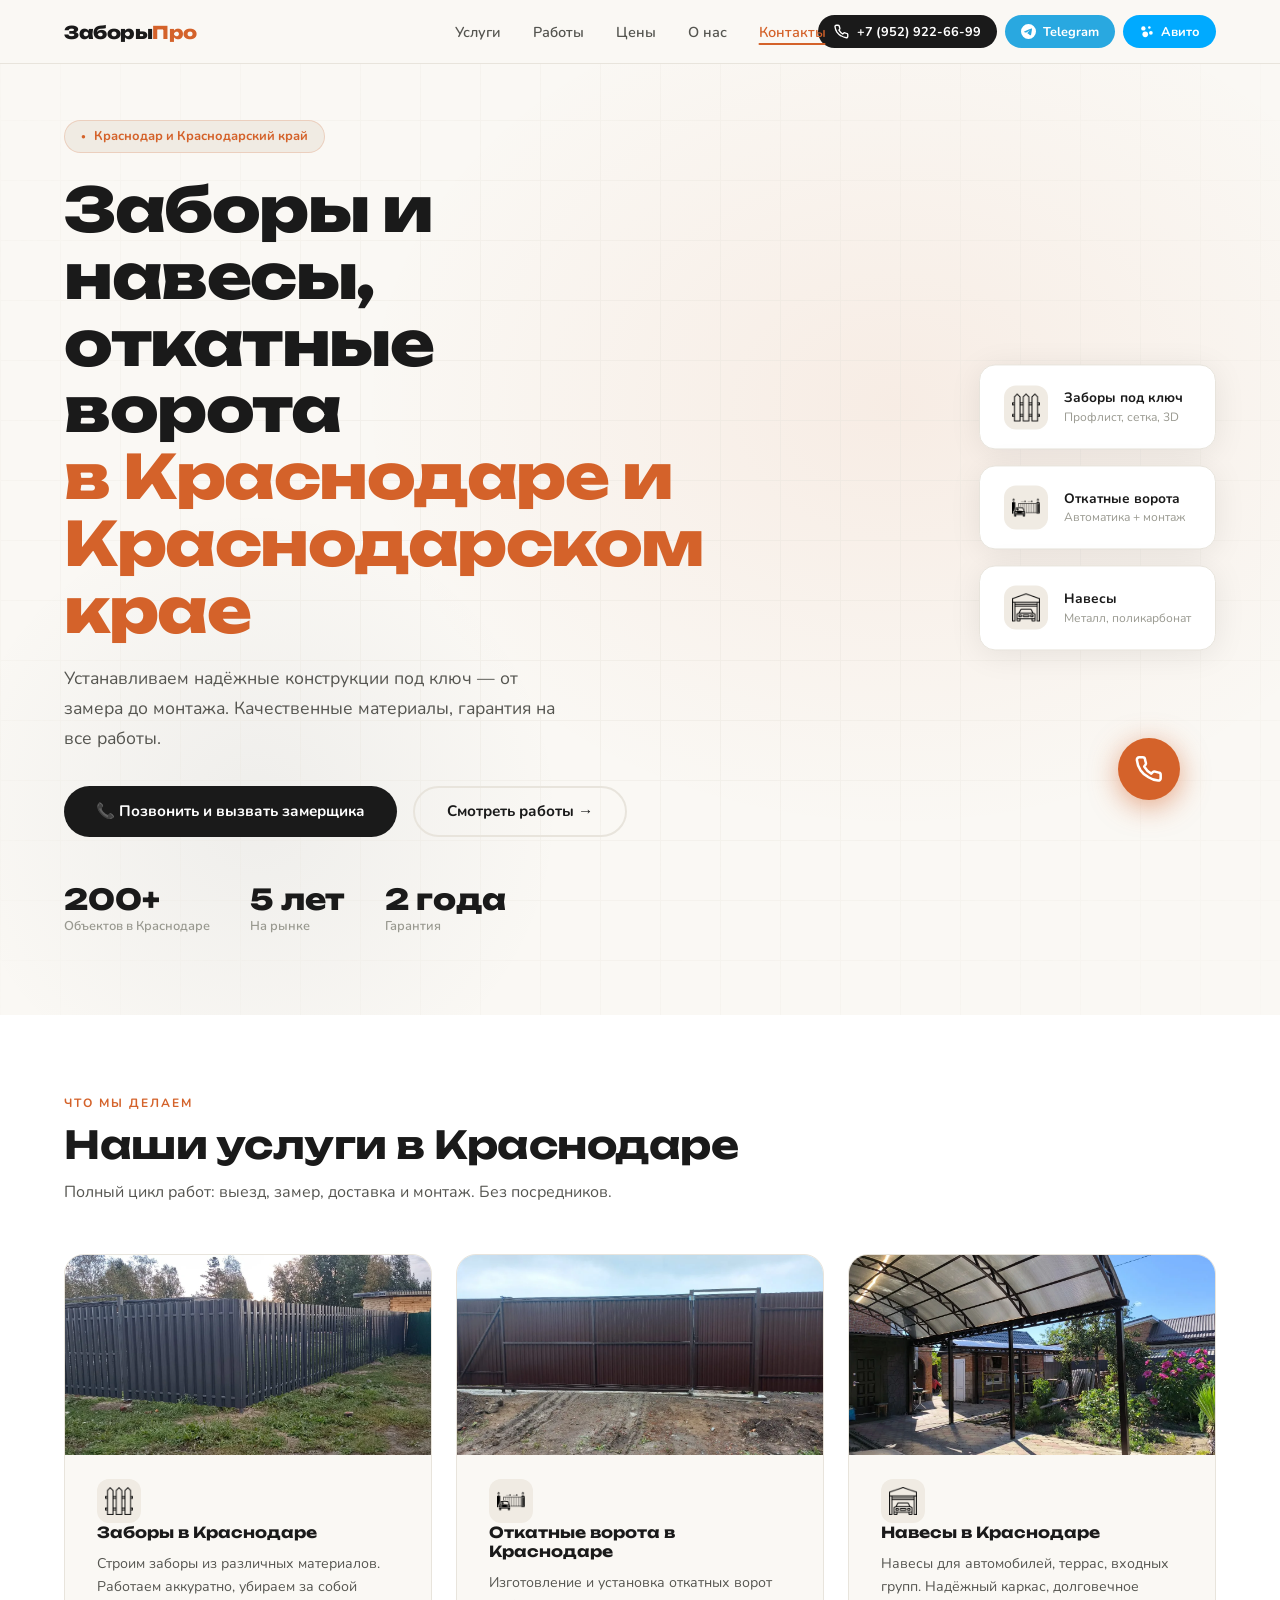
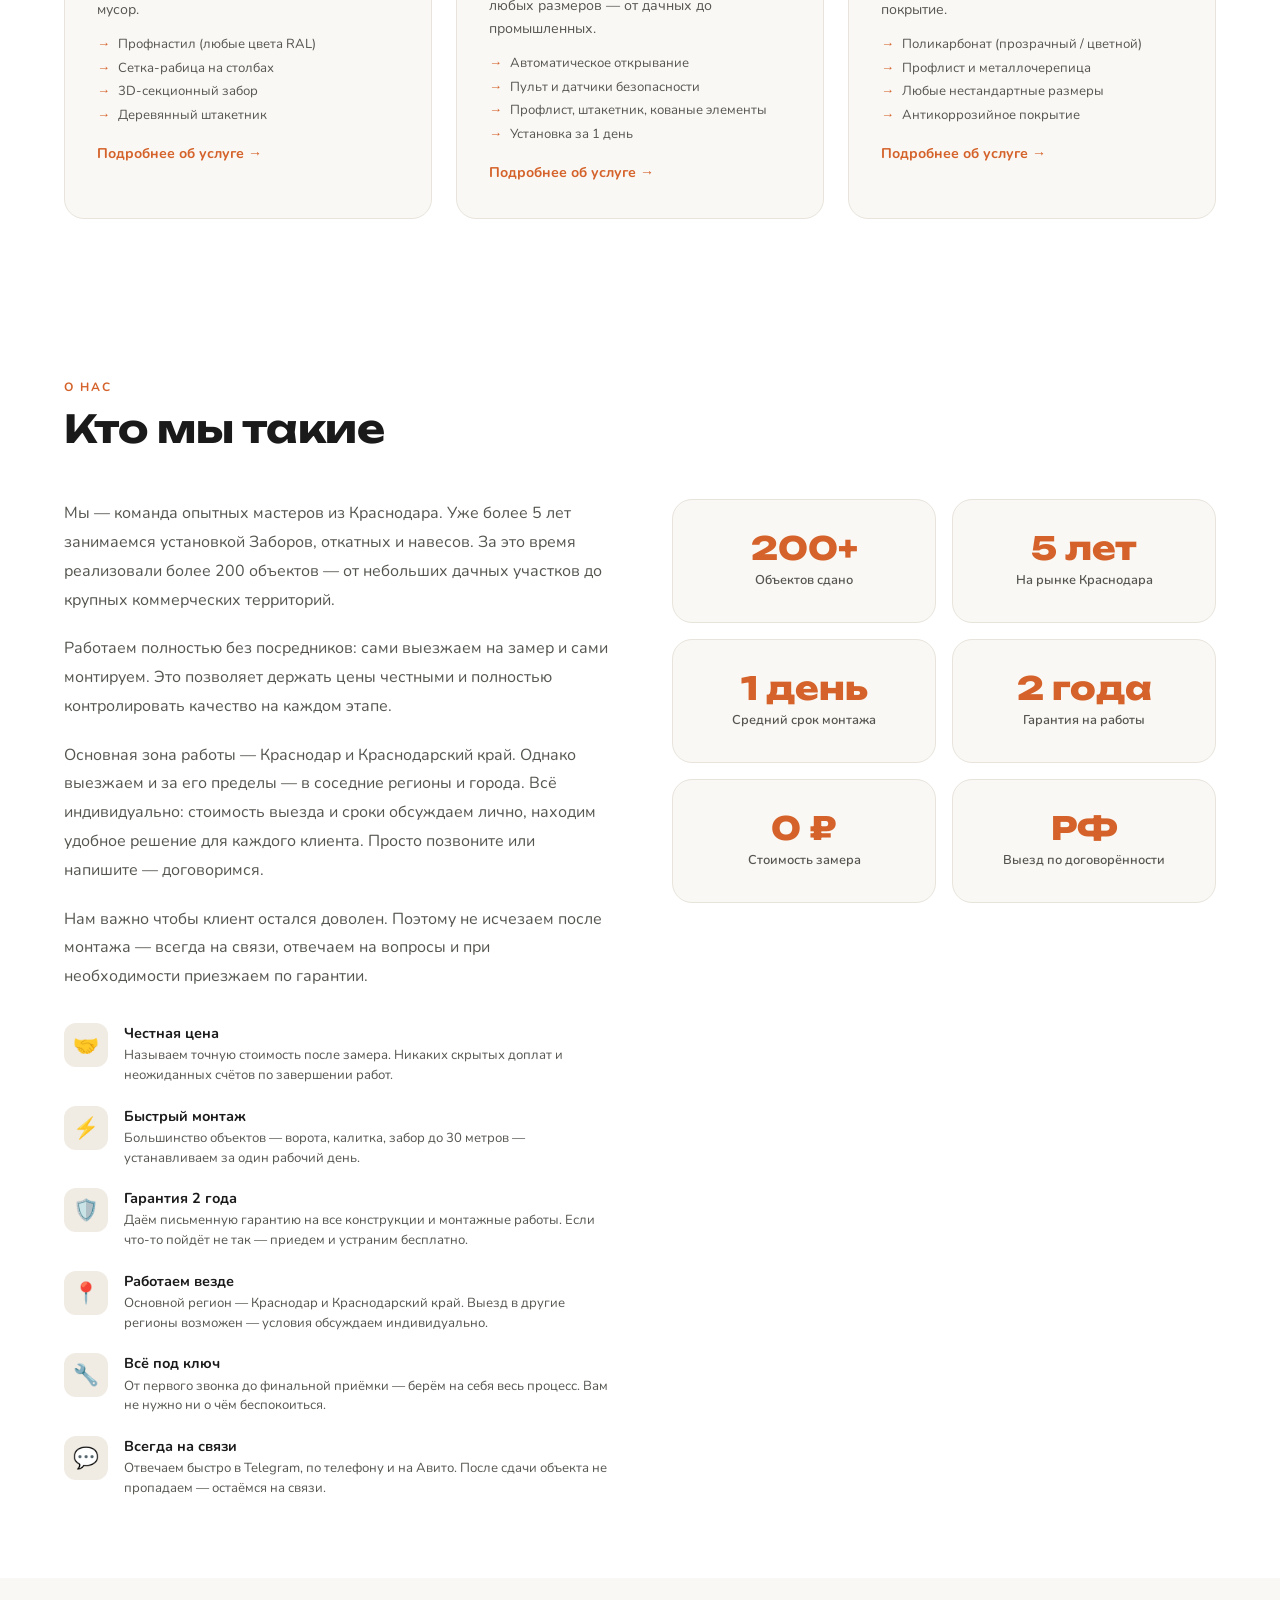
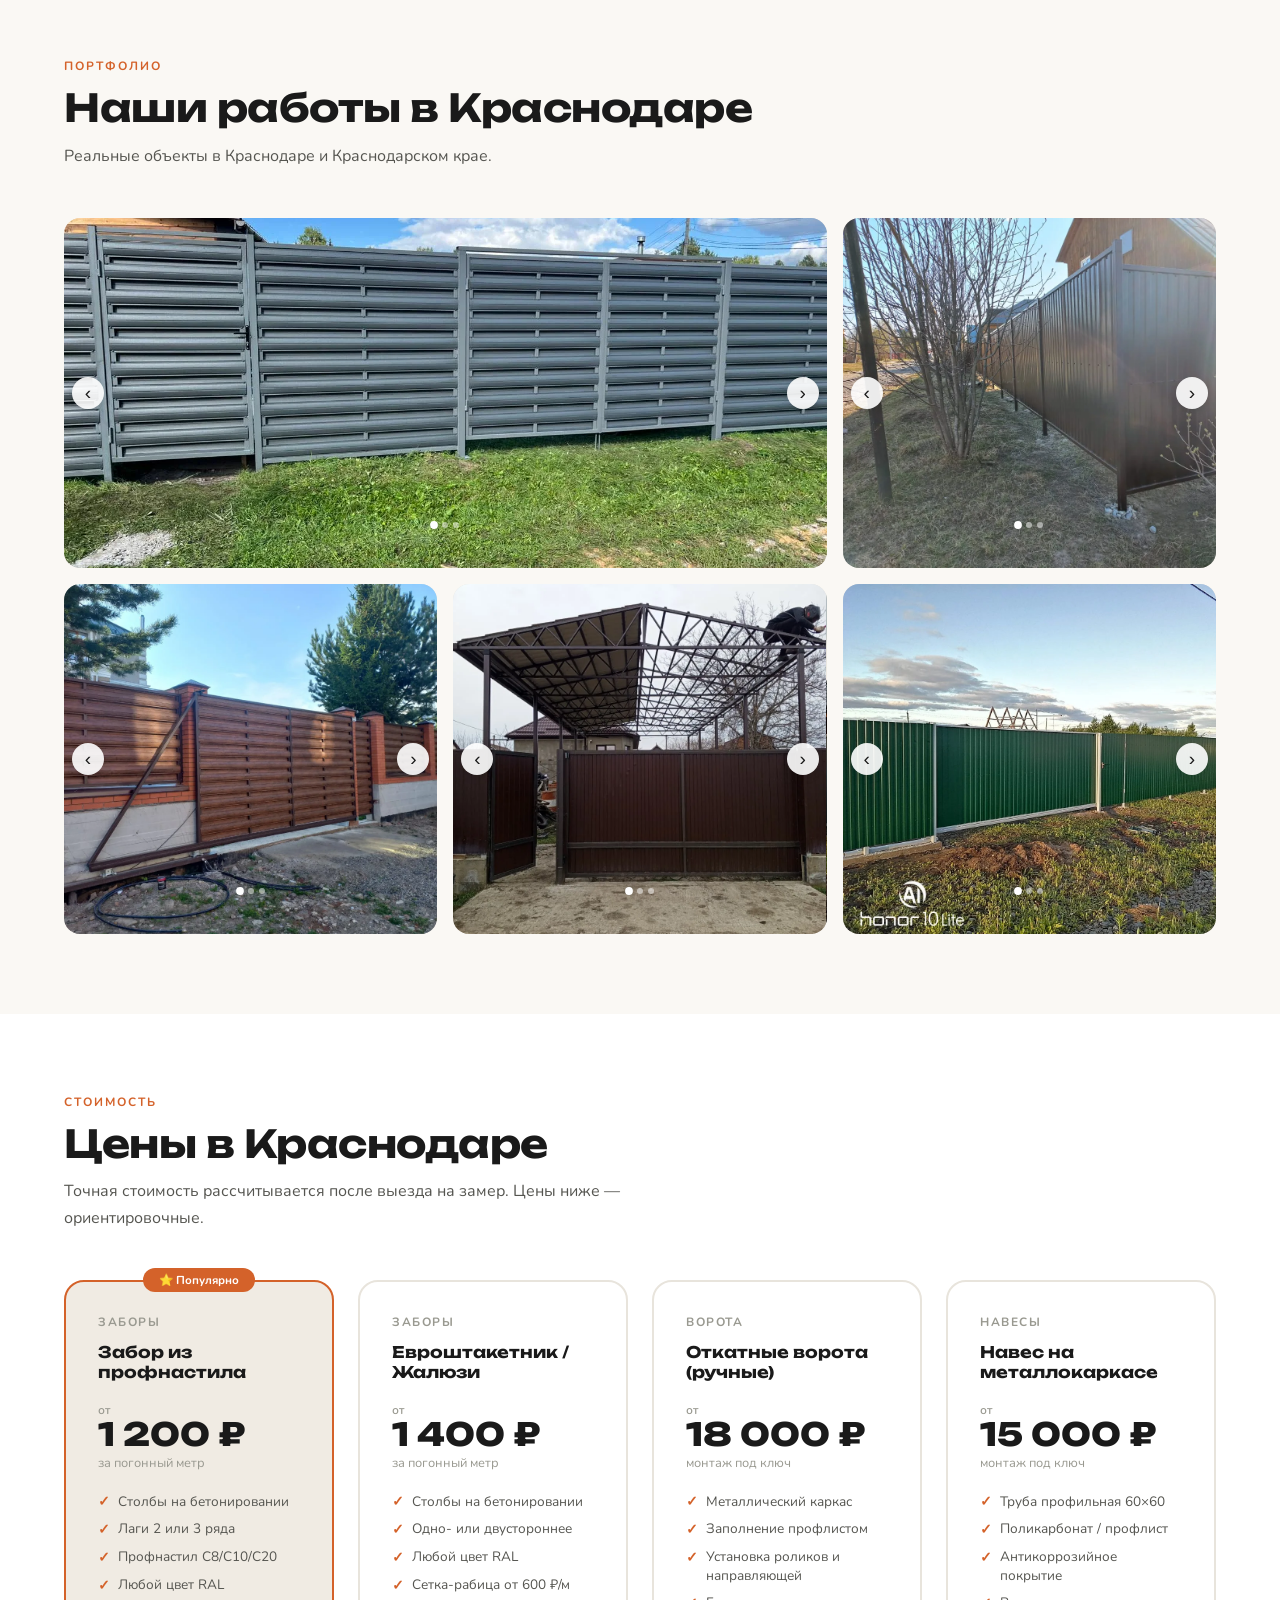
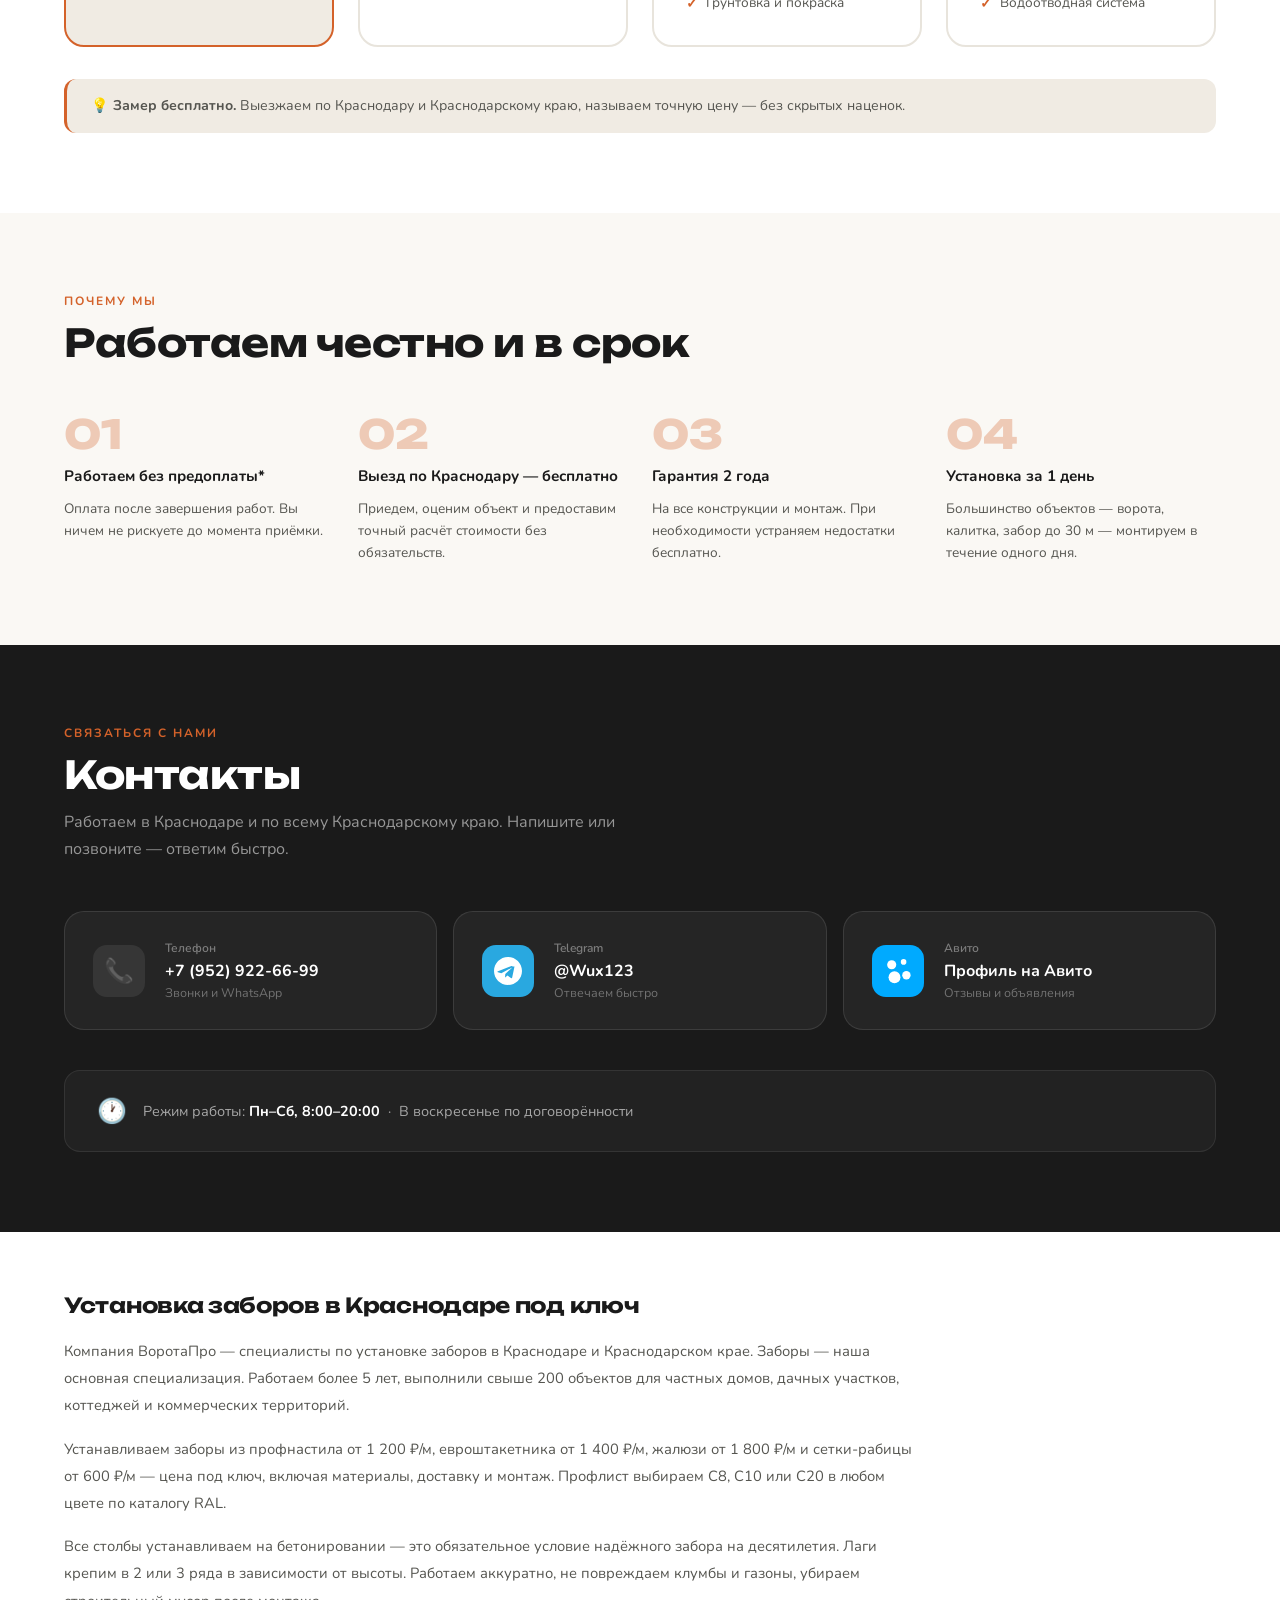
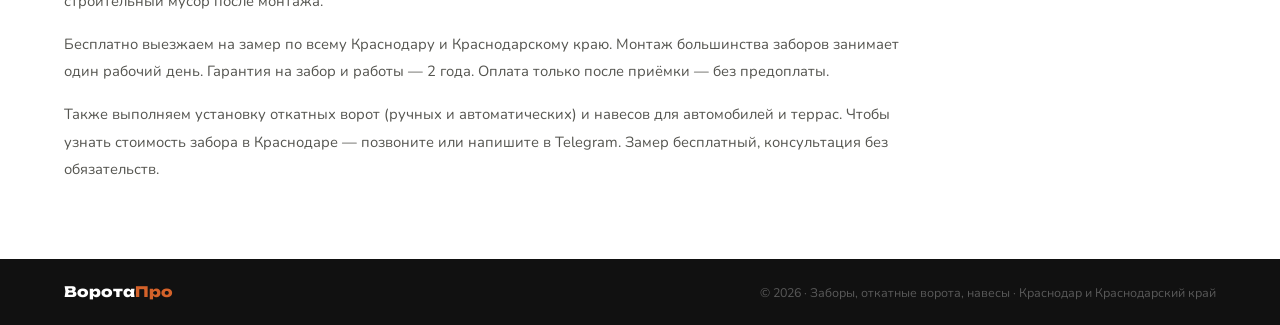
<file: index.html>
<!DOCTYPE html>
<html lang="ru">
<head>
  <meta charset="UTF-8" />
  <meta name="viewport" content="width=device-width, initial-scale=1.0"/>

  <!-- ===== SEO PRIMARY ===== -->
  <title>Заборы Краснодар — установка под ключ от 600 ₽/м | ВоротаПро</title>
  <meta name="description" content="Установка заборов в Краснодаре под ключ. Профнастил от 1 200 ₽/м, евроштакетник, жалюзи, сетка-рабица. Монтаж за 1 день, гарантия 2 года, бесплатный замер. Также ворота и навесы. Звоните: +7 (952) 922-66-99"/>
  <meta name="keywords" content="заборы Краснодар, забор из профнастила Краснодар, евроштакетник Краснодар, забор жалюзи Краснодар, установка забора Краснодар, забор под ключ Краснодар, забор цена Краснодар, сетка рабица Краснодар, откатные ворота Краснодар, навесы Краснодар"/>
  <meta name="robots" content="index, follow"/>
  <meta name="author" content="ЗаборыПро Краснодар"/>
  <link rel="canonical" href="https://vorotapro-krd.ru/"/>

  <!-- ===== OG / SOCIAL ===== -->
  <meta property="og:type" content="website"/>
  <meta property="og:title" content="Заборы Краснодар — установка от 600 ₽/м | ВоротаПро"/>
  <meta property="og:description" content="Установка заборов, ворот, навесов в Краснодаре под ключ. Профнастил, евроштакетник, жалюзи, сетка-рабица. Монтаж за 1 день, гарантия 2 года, замер бесплатно."/>
  <meta property="og:url" content="https://vorotapro-krd.ru/"/>
  <meta property="og:locale" content="ru_RU"/>
  <meta name="twitter:card" content="summary_large_image"/>

  <!-- ===== GEO ===== -->
  <meta name="geo.region" content="RU-KDA"/>
  <meta name="geo.placename" content="Краснодар"/>

  <!-- ===== SCHEMA.ORG ===== -->
  <script type="application/ld+json">
  {
    "@context": "https://schema.org",
    "@type": "LocalBusiness",
    "name": "ВоротаПро",
    "description": "Установка заборов в Краснодаре под ключ. Профнастил, евроштакетник, жалюзи, сетка-рабица. Также откатные ворота и навесы.",
    "url": "https://vorotapro-krd.ru",
    "telephone": "+79529226699",
    "address": {
      "@type": "PostalAddress",
      "addressLocality": "Краснодар",
      "addressRegion": "Краснодарский край",
      "addressCountry": "RU"
    },
    "areaServed": { "@type": "State", "name": "Краснодарский край" },
    "openingHours": "Mo-Sa 08:00-20:00",
    "priceRange": "₽₽",
    "hasOfferCatalog": {
      "@type": "OfferCatalog",
      "name": "Услуги",
      "itemListElement": [
        { "@type": "Offer", "itemOffered": { "@type": "Service", "name": "Установка откатных ворот в Краснодаре" }},
        { "@type": "Offer", "itemOffered": { "@type": "Service", "name": "Установка заборов в Краснодаре" }},
        { "@type": "Offer", "itemOffered": { "@type": "Service", "name": "Установка навесов в Краснодаре" }}
      ]
    }
  }
  </script>

  <link href="https://fonts.googleapis.com/css2?family=Unbounded:wght@400;600;800&family=Nunito:wght@400;500;600&display=swap" rel="stylesheet"/>
  <link rel="stylesheet" href="style.css"/>
</head>
<body>

<!-- NAV -->
<nav>
  <a class="nav-logo" href="#" aria-label="ВоротаПро Краснодар — главная">Заборы<span>Про</span></a>
  <ul class="nav-links">
    <li><a href="#services">Услуги</a></li>
    <li><a href="#gallery">Работы</a></li>
    <li><a href="#prices">Цены</a></li>
    <li><a href="#about">О нас</a></li>
    <li><a href="#contacts">Контакты</a></li>
  </ul>
  <div class="nav-contacts">
    <a href="tel:+79529226699" class="nav-contact-btn nav-phone" title="Позвонить">
      <svg width="15" height="15" viewBox="0 0 24 24" fill="none" stroke="currentColor" stroke-width="2.2" stroke-linecap="round" stroke-linejoin="round"><path d="M22 16.92v3a2 2 0 0 1-2.18 2 19.79 19.79 0 0 1-8.63-3.07A19.5 19.5 0 0 1 4.69 13a19.79 19.79 0 0 1-3.07-8.67A2 2 0 0 1 3.6 2h3a2 2 0 0 1 2 1.72c.127.96.361 1.903.7 2.81a2 2 0 0 1-.45 2.11L7.91 9.91a16 16 0 0 0 6.06 6.06l1.27-1.27a2 2 0 0 1 2.11-.45c.907.339 1.85.573 2.81.7A2 2 0 0 1 22 16.92z"/></svg>
      <span>+7 (952) 922-66-99</span>
    </a>
    <a href="https://t.me/Wux123" target="_blank" rel="noopener" class="nav-contact-btn nav-tg" title="Telegram">
      <svg width="15" height="15" viewBox="0 0 24 24" fill="currentColor"><path d="M11.944 0A12 12 0 0 0 0 12a12 12 0 0 0 12 12 12 12 0 0 0 12-12A12 12 0 0 0 12 0a12 12 0 0 0-.056 0zm4.962 7.224c.1-.002.321.023.465.14a.506.506 0 0 1 .171.325c.016.093.036.306.02.472-.18 1.898-.962 6.502-1.36 8.627-.168.9-.499 1.201-.82 1.23-.696.065-1.225-.46-1.9-.902-1.056-.693-1.653-1.124-2.678-1.8-1.185-.78-.417-1.21.258-1.91.177-.184 3.247-2.977 3.307-3.23.007-.032.014-.15-.056-.212s-.174-.041-.249-.024c-.106.024-1.793 1.14-5.061 3.345-.48.33-.913.49-1.302.48-.428-.008-1.252-.241-1.865-.44-.752-.245-1.349-.374-1.297-.789.027-.216.325-.437.893-.663 3.498-1.524 5.83-2.529 6.998-3.014 3.332-1.386 4.025-1.627 4.476-1.635z"/></svg>
      <span>Telegram</span>
    </a>
    <a href="https://www.avito.ru" target="_blank" rel="noopener" class="nav-contact-btn nav-avito" title="Авито">
      <svg width="15" height="15" viewBox="0 0 24 24" fill="currentColor"><circle cx="7" cy="7" r="3.5"/><circle cx="16.5" cy="5.5" r="2"/><circle cx="19" cy="14" r="3"/><circle cx="10" cy="16.5" r="4.5"/></svg>
      <span>Авито</span>
    </a>
  </div>
</nav>

<!-- HERO -->
<section class="hero">
  <div class="hero-bg"></div>
  <div class="hero-grid-bg"></div>
  <div class="hero-content">
    <div class="hero-badge">Краснодар и Краснодарский край</div>
    <h1>Заборы и навесы,<br/>откатные ворота<br/><span>в Краснодаре и Краснодарском крае</span></h1>
    <p class="hero-sub">Устанавливаем надёжные конструкции под ключ — от замера до монтажа. Качественные материалы, гарантия на все работы.</p>
    <div class="hero-actions">
      <a href="tel:+79529226699" class="btn-primary">📞 Позвонить и вызвать замерщика</a>
      <a href="#gallery" class="btn-secondary">Смотреть работы →</a>
    </div>
    <div class="hero-stats">
      <div class="stat-item">
        <div class="stat-num">200+</div>
        <div class="stat-label">Объектов в Краснодаре</div>
      </div>
      <div class="stat-item">
        <div class="stat-num">5 лет</div>
        <div class="stat-label">На рынке</div>
      </div>
      <div class="stat-item">
        <div class="stat-num">2 года</div>
        <div class="stat-label">Гарантия</div>
      </div>
    </div>
  </div>
  <div class="hero-visual" aria-hidden="true">
    <div class="hero-card">
      <div class="hero-card-icon">
        <img src="foto/uslugi/fence.png" alt="Заборы" width="28" height="28"/>
      </div>
      <div>
        <div class="hero-card-text">Заборы под ключ</div>
        <div class="hero-card-sub">Профлист, сетка, 3D</div>
      </div>
    </div>
    <div class="hero-card">
      <div class="hero-card-icon">
        <img src="foto/uslugi/car.png" alt="Откатные ворота" width="28" height="28"/>
      </div>
      <div>
        <div class="hero-card-text">Откатные ворота</div>
        <div class="hero-card-sub">Автоматика + монтаж</div>
      </div>
    </div>
    <div class="hero-card">
      <div class="hero-card-icon">
        <img src="foto/uslugi/garage.png" alt="Навесы" width="28" height="28"/>
      </div>
      <div>
        <div class="hero-card-text">Навесы</div>
        <div class="hero-card-sub">Металл, поликарбонат</div>
      </div>
    </div>
  </div>
</section>

<!-- SERVICES -->
<section id="services" aria-label="Наши услуги в Краснодаре">
  <div class="section-label">Что мы делаем</div>
  <h2 class="section-title">Наши услуги в Краснодаре</h2>
  <p class="section-sub">Полный цикл работ: выезд, замер, доставка и монтаж. Без посредников.</p>
  <div class="services-grid">

    <!-- Заборы -->
    <article class="service-card reveal">
      <div class="service-photo">
        <img src="foto/zabor.webp" alt="Заборы Краснодар"/>
      </div>
      <div class="service-body">
        <div class="hero-card-icon">
        <img src="foto/uslugi/fence.png" alt="Заборы" width="28" height="28"/>
      </div>
        <h3 class="service-title">Заборы в Краснодаре</h3>
        <p class="service-desc">Строим заборы из различных материалов. Работаем аккуратно, убираем за собой мусор.</p>
        <ul class="service-features">
          <li>Профнастил (любые цвета RAL)</li>
          <li>Сетка-рабица на столбах</li>
          <li>3D-секционный забор</li>
          <li>Деревянный штакетник</li>
        </ul>
        <a href="fences.html" class="btn-more">Подробнее об услуге →</a>
      </div>
    </article>

    <!-- Ворота -->
    <article class="service-card reveal">
      <div class="service-photo">
        <img src="foto/otkat.webp" alt="Откатные ворота Краснодар"/>
      </div>
      <div class="service-body">
        <div class="hero-card-icon">
        <img src="foto/uslugi/car.png" alt="Откатные ворота" width="28" height="28"/>
      </div>
        <h3 class="service-title">Откатные ворота в Краснодаре</h3>
        <p class="service-desc">Изготовление и установка откатных ворот любых размеров — от дачных до промышленных.</p>
        <ul class="service-features">
          <li>Автоматическое открывание</li>
          <li>Пульт и датчики безопасности</li>
          <li>Профлист, штакетник, кованые элементы</li>
          <li>Установка за 1 день</li>
        </ul>
        <a href="gates.html" class="btn-more">Подробнее об услуге →</a>
      </div>
    </article>

    <!-- Навесы -->
    <article class="service-card reveal">
      <div class="service-photo">
        <img src="foto/naves.webp" alt="Навесы Краснодар"/>
      </div>
      <div class="service-body">
        <div class="hero-card-icon">
        <img src="foto/uslugi/garage.png" alt="Навесы" width="28" height="28"/>
      </div>
        <h3 class="service-title">Навесы в Краснодаре</h3>
        <p class="service-desc">Навесы для автомобилей, террас, входных групп. Надёжный каркас, долговечное покрытие.</p>
        <ul class="service-features">
          <li>Поликарбонат (прозрачный / цветной)</li>
          <li>Профлист и металлочерепица</li>
          <li>Любые нестандартные размеры</li>
          <li>Антикоррозийное покрытие</li>
        </ul>
        <a href="canopies.html" class="btn-more">Подробнее об услуге →</a>
      </div>
    </article>

  </div>
</section>

<!-- ABOUT -->
<section id="about" aria-label="О компании ВоротаПро Краснодар">
  <div class="section-label">О нас</div>
  <h2 class="section-title">Кто мы такие</h2>
  <div class="about-grid">

    <div class="about-text">
      <p>Мы — команда опытных мастеров из Краснодара. Уже более 5 лет занимаемся установкой Заборов, откатных и навесов. За это время реализовали более 200 объектов — от небольших дачных участков до крупных коммерческих территорий.</p>
      <p>Работаем полностью без посредников: сами выезжаем на замер и сами монтируем. Это позволяет держать цены честными и полностью контролировать качество на каждом этапе.</p>
      <p>Основная зона работы — Краснодар и Краснодарский край. Однако выезжаем и за его пределы — в соседние регионы и города. Всё индивидуально: стоимость выезда и сроки обсуждаем лично, находим удобное решение для каждого клиента. Просто позвоните или напишите — договоримся.</p>
      <p>Нам важно чтобы клиент остался доволен. Поэтому не исчезаем после монтажа — всегда на связи, отвечаем на вопросы и при необходимости приезжаем по гарантии.</p>

      <div class="about-values">
        <div class="about-value">
          <div class="about-value-icon">🤝</div>
          <div>
            <div class="about-value-title">Честная цена</div>
            <div class="about-value-text">Называем точную стоимость после замера. Никаких скрытых доплат и неожиданных счётов по завершении работ.</div>
          </div>
        </div>
        <div class="about-value">
          <div class="about-value-icon">⚡</div>
          <div>
            <div class="about-value-title">Быстрый монтаж</div>
            <div class="about-value-text">Большинство объектов — ворота, калитка, забор до 30 метров — устанавливаем за один рабочий день.</div>
          </div>
        </div>
        <div class="about-value">
          <div class="about-value-icon">🛡️</div>
          <div>
            <div class="about-value-title">Гарантия 2 года</div>
            <div class="about-value-text">Даём письменную гарантию на все конструкции и монтажные работы. Если что-то пойдёт не так — приедем и устраним бесплатно.</div>
          </div>
        </div>
        <div class="about-value">
          <div class="about-value-icon">📍</div>
          <div>
            <div class="about-value-title">Работаем везде</div>
            <div class="about-value-text">Основной регион — Краснодар и Краснодарский край. Выезд в другие регионы возможен — условия обсуждаем индивидуально.</div>
          </div>
        </div>
        <div class="about-value">
          <div class="about-value-icon">🔧</div>
          <div>
            <div class="about-value-title">Всё под ключ</div>
            <div class="about-value-text">От первого звонка до финальной приёмки — берём на себя весь процесс. Вам не нужно ни о чём беспокоиться.</div>
          </div>
        </div>
        <div class="about-value">
          <div class="about-value-icon">💬</div>
          <div>
            <div class="about-value-title">Всегда на связи</div>
            <div class="about-value-text">Отвечаем быстро в Telegram, по телефону и на Авито. После сдачи объекта не пропадаем — остаёмся на связи.</div>
          </div>
        </div>
      </div>
    </div>

    <div class="about-stats">
      <div class="about-stat reveal">
        <div class="about-stat-num">200+</div>
        <div class="about-stat-label">Объектов сдано</div>
      </div>
      <div class="about-stat reveal">
        <div class="about-stat-num">5 лет</div>
        <div class="about-stat-label">На рынке Краснодара</div>
      </div>
      <div class="about-stat reveal">
        <div class="about-stat-num">1 день</div>
        <div class="about-stat-label">Средний срок монтажа</div>
      </div>
      <div class="about-stat reveal">
        <div class="about-stat-num">2 года</div>
        <div class="about-stat-label">Гарантия на работы</div>
      </div>
      <div class="about-stat reveal">
        <div class="about-stat-num">0 ₽</div>
        <div class="about-stat-label">Стоимость замера</div>
      </div>
      <div class="about-stat reveal">
        <div class="about-stat-num">РФ</div>
        <div class="about-stat-label">Выезд по договорённости</div>
      </div>
    </div>

  </div>
</section>

<!-- GALLERY -->
<section id="gallery" aria-label="Галерея наших работ в Краснодаре">
  <div class="section-label">Портфолио</div>
  <h2 class="section-title">Наши работы в Краснодаре</h2>
  <p class="section-sub">Реальные объекты в Краснодаре и Краснодарском крае.</p>

  <div class="gallery-grid">

    <div class="gallery-item reveal" data-slider>
      <div class="slider-track">
        <div class="slide">
          <img src="foto/work/evro1.webp" alt="Забор из евроштакетника Краснодар"/>
        </div>
        <div class="slide">
          <img src="foto/work/evro2.webp" alt="Забор евроштакетник установка Краснодар"/>
        </div>
        <div class="slide">
          <img src="foto/work/evro3.webp" alt="Забор под ключ Краснодар"/>
        </div>
      </div>
      <button class="slider-btn slider-prev">&#8249;</button>
      <button class="slider-btn slider-next">&#8250;</button>
      <div class="slider-dots"></div>
      <div class="overlay"><span class="overlay-tag">Забор</span></div>
    </div>

    <div class="gallery-item reveal" data-slider>
      <div class="slider-track">
        <div class="slide">
          <img src="foto/work/sek1.webp" alt="Забор из профнастила Краснодар"/>
        </div>
        <div class="slide">
          <img src="foto/work/sek2.webp" alt="Секционный забор профлист Краснодар"/>
        </div>
        <div class="slide">
          <img src="foto/work/sek3.webp" alt="Забор профнастил цена Краснодар"/>
        </div>
      </div>
      <button class="slider-btn slider-prev">&#8249;</button>
      <button class="slider-btn slider-next">&#8250;</button>
      <div class="slider-dots"></div>
      <div class="overlay"><span class="overlay-tag">Забор профнастил</span></div>
    </div>

    <div class="gallery-item reveal" data-slider>
      <div class="slider-track">
        <div class="slide">
          <img src="foto/work/otkat1.webp" alt="Откатные ворота Краснодар"/>
        </div>
        <div class="slide">
          <img src="foto/work/otkat2.webp" alt="Откатные ворота из профлиста Краснодар"/>
        </div>
        <div class="slide">
          <img src="foto/work/otkat3.webp" alt="Установка откатных ворот Краснодар"/>
        </div>
      </div>
      <button class="slider-btn slider-prev">&#8249;</button>
      <button class="slider-btn slider-next">&#8250;</button>
      <div class="slider-dots"></div>
      <div class="overlay"><span class="overlay-tag">Откатные ворота</span></div>
    </div>
    
    <div class="gallery-item reveal" data-slider>
      <div class="slider-track">
        <div class="slide">
          <img src="foto/work/naves1.webp" alt="Навес из поликарбоната Краснодар"/>
        </div>
        <div class="slide">
          <img src="foto/work/naves2.webp" alt="Навес металлический Краснодар"/>
        </div>
        <div class="slide">
          <img src="foto/work/naves3.webp" alt="Навес под ключ Краснодар"/>
        </div>
      </div>
      <button class="slider-btn slider-prev">&#8249;</button>
      <button class="slider-btn slider-next">&#8250;</button>
      <div class="slider-dots"></div>
      <div class="overlay"><span class="overlay-tag">Навес</span></div>
    </div>

    <div class="gallery-item reveal" data-slider>
      <div class="slider-track">
        <div class="slide">
          <img src="foto/work/vorota1.webp" alt="Автоматические ворота Краснодар"/>
        </div>
        <div class="slide">
          <img src="foto/work/vorota2.webp" alt="Ворота с автоматикой и калиткой Краснодар"/>
        </div>
        <div class="slide">
          <img src="foto/work/vorota3.webp" alt="Автоматические откатные ворота Краснодар"/>
        </div>
      </div>
      <button class="slider-btn slider-prev">&#8249;</button>
      <button class="slider-btn slider-next">&#8250;</button>
      <div class="slider-dots"></div>
      <div class="overlay"><span class="overlay-tag">Ворота</span></div>
    </div>

  </div>
</section>

<!-- PRICES -->
<section id="prices" aria-label="Цены на установку ворот и заборов в Краснодаре">
  <div class="section-label">Стоимость</div>
  <h2 class="section-title">Цены в Краснодаре</h2>
  <p class="section-sub">Точная стоимость рассчитывается после выезда на замер. Цены ниже — ориентировочные.</p>
  <div class="prices-grid">
    <div class="price-card featured reveal">
      <div class="featured-badge">⭐ Популярно</div>
      <div class="price-category">Заборы</div>
      <div class="price-title">Забор из профнастила</div>
      <div class="price-from">от</div>
      <div class="price-amount">1 200 ₽</div>
      <div class="price-unit">за погонный метр</div>
      <ul class="price-list">
        <li>Столбы на бетонировании</li>
        <li>Лаги 2 или 3 ряда</li>
        <li>Профнастил С8/С10/С20</li>
        <li>Любой цвет RAL</li>
      </ul>
    </div>
    <div class="price-card reveal">
      <div class="price-category">Заборы</div>
      <div class="price-title">Евроштакетник / Жалюзи</div>
      <div class="price-from">от</div>
      <div class="price-amount">1 400 ₽</div>
      <div class="price-unit">за погонный метр</div>
      <ul class="price-list">
        <li>Столбы на бетонировании</li>
        <li>Одно- или двустороннее</li>
        <li>Любой цвет RAL</li>
        <li>Сетка-рабица от 600 ₽/м</li>
      </ul>
    </div>
    <div class="price-card reveal">
      <div class="price-category">Ворота</div>
      <div class="price-title">Откатные ворота (ручные)</div>
      <div class="price-from">от</div>
      <div class="price-amount">18 000 ₽</div>
      <div class="price-unit">монтаж под ключ</div>
      <ul class="price-list">
        <li>Металлический каркас</li>
        <li>Заполнение профлистом</li>
        <li>Установка роликов и направляющей</li>
        <li>Грунтовка и покраска</li>
      </ul>
    </div>
    <div class="price-card reveal">
      <div class="price-category">Навесы</div>
      <div class="price-title">Навес на металлокаркасе</div>
      <div class="price-from">от</div>
      <div class="price-amount">15 000 ₽</div>
      <div class="price-unit">монтаж под ключ</div>
      <ul class="price-list">
        <li>Труба профильная 60×60</li>
        <li>Поликарбонат / профлист</li>
        <li>Антикоррозийное покрытие</li>
        <li>Водоотводная система</li>
      </ul>
    </div>
  </div>
  <div class="price-note reveal">
    💡 <strong>Замер бесплатно.</strong> Выезжаем по Краснодару и Краснодарскому краю, называем точную цену — без скрытых наценок.
  </div>
</section>

<!-- WHY -->
<section id="why" aria-label="Наши преимущества">
  <div class="section-label">Почему мы</div>
  <h2 class="section-title">Работаем честно и в срок</h2>
  <div class="why-grid">
    <div class="why-item reveal">
      <div class="why-num">01</div>
      <div class="why-title">Работаем без предоплаты*</div>
      <div class="why-text">Оплата после завершения работ. Вы ничем не рискуете до момента приёмки.</div>
    </div>
    <div class="why-item reveal">
      <div class="why-num">02</div>
      <div class="why-title">Выезд по Краснодару — бесплатно</div>
      <div class="why-text">Приедем, оценим объект и предоставим точный расчёт стоимости без обязательств.</div>
    </div>
    <div class="why-item reveal">
      <div class="why-num">03</div>
      <div class="why-title">Гарантия 2 года</div>
      <div class="why-text">На все конструкции и монтаж. При необходимости устраняем недостатки бесплатно.</div>
    </div>
    <div class="why-item reveal">
      <div class="why-num">04</div>
      <div class="why-title">Установка за 1 день</div>
      <div class="why-text">Большинство объектов — ворота, калитка, забор до 30 м — монтируем в течение одного дня.</div>
    </div>
  </div>
</section>

<!-- CONTACTS -->
<section id="contacts" aria-label="Контакты ВоротаПро Краснодар">
  <div class="section-label">Связаться с нами</div>
  <h2 class="section-title">Контакты</h2>
  <p class="section-sub">Работаем в Краснодаре и по всему Краснодарскому краю. Напишите или позвоните — ответим быстро.</p>
  <div class="contacts-grid">

    <a href="tel:+79529226699" class="contact-card">
      <div class="contact-icon">📞</div>
      <div>
        <div class="contact-label">Телефон</div>
        <div class="contact-value">+7 (952) 922-66-99</div>
        <div class="contact-hint">Звонки и WhatsApp</div>
      </div>
    </a>

    <a href="https://t.me/Wux123" target="_blank" rel="noopener" class="contact-card">
      <div class="contact-icon" style="background: #29a8e0; color: #fff;">
        <svg width="28" height="28" viewBox="0 0 24 24" fill="currentColor">
          <path d="M12 0C5.373 0 0 5.373 0 12s5.373 12 12 12 12-5.373 12-12S18.627 0 12 0zm5.562 8.248-1.97 9.289c-.145.658-.537.818-1.084.508l-3-2.21-1.447 1.394c-.16.16-.295.295-.605.295l.213-3.053 5.56-5.023c.242-.213-.054-.333-.373-.12L6.288 14.01l-2.95-.924c-.642-.204-.657-.642.136-.953l11.57-4.461c.537-.194 1.006.131.518.576z"/>
        </svg>
      </div>
      <div>
        <div class="contact-label">Telegram</div>
        <div class="contact-value">@Wux123</div>
        <div class="contact-hint">Отвечаем быстро</div>
      </div>
    </a>

    <a href="https://www.avito.ru" target="_blank" rel="noopener" class="contact-card">
      <div class="contact-icon" style="background: #00aaff; color: #fff;">
        <svg width="28" height="28" viewBox="0 0 80 80" fill="currentColor">
          <circle cx="22" cy="22" r="13"/>
          <circle cx="56" cy="14" r="8"/>
          <circle cx="64" cy="52" r="12"/>
          <circle cx="30" cy="58" r="17"/>
        </svg>
      </div>
      <div>
        <div class="contact-label">Авито</div>
        <div class="contact-value">Профиль на Авито</div>
        <div class="contact-hint">Отзывы и объявления</div>
      </div>
    </a>

  </div>
  <div class="work-hours">
    <div class="work-hours-icon">🕐</div>
    <div class="work-hours-text">
      Режим работы: <strong>Пн–Сб, 8:00–20:00</strong> &nbsp;·&nbsp; В воскресенье по договорённости
    </div>
  </div>
</section>
<!-- SEO TEXT -->
<section class="seo-text">
  <div class="seo-text-inner">
    <h2>Установка заборов в Краснодаре под ключ</h2>
    <p>Компания ВоротаПро — специалисты по установке заборов в Краснодаре и Краснодарском крае. Заборы — наша основная специализация. Работаем более 5 лет, выполнили свыше 200 объектов для частных домов, дачных участков, коттеджей и коммерческих территорий.</p>
    <p>Устанавливаем заборы из профнастила от 1 200 ₽/м, евроштакетника от 1 400 ₽/м, жалюзи от 1 800 ₽/м и сетки-рабицы от 600 ₽/м — цена под ключ, включая материалы, доставку и монтаж. Профлист выбираем С8, С10 или С20 в любом цвете по каталогу RAL.</p>
    <p>Все столбы устанавливаем на бетонировании — это обязательное условие надёжного забора на десятилетия. Лаги крепим в 2 или 3 ряда в зависимости от высоты. Работаем аккуратно, не повреждаем клумбы и газоны, убираем строительный мусор после монтажа.</p>
    <p>Бесплатно выезжаем на замер по всему Краснодару и Краснодарскому краю. Монтаж большинства заборов занимает один рабочий день. Гарантия на забор и работы — 2 года. Оплата только после приёмки — без предоплаты.</p>
    <p>Также выполняем установку откатных ворот (ручных и автоматических) и навесов для автомобилей и террас. Чтобы узнать стоимость забора в Краснодаре — позвоните или напишите в Telegram. Замер бесплатный, консультация без обязательств.</p>
  </div>
</section>
<!-- FOOTER -->
<footer>
  <a class="footer-logo" href="#" aria-label="ВоротаПро Краснодар">Ворота<span>Про</span></a>
  <div class="footer-copy">© 2026 · Заборы, откатные ворота, навесы · Краснодар и Краснодарский край</div>
</footer>

<!-- FLOATING CALL BUTTON -->
<a href="tel:+79529226699" class="float-call" aria-label="Позвонить нам">
  <span class="float-call-tooltip">Позвонить</span>
  <svg viewBox="0 0 24 24" fill="none" stroke="currentColor" stroke-width="2.2" stroke-linecap="round" stroke-linejoin="round">
    <path d="M22 16.92v3a2 2 0 0 1-2.18 2 19.79 19.79 0 0 1-8.63-3.07A19.5 19.5 0 0 1 4.69 13a19.79 19.79 0 0 1-3.07-8.67A2 2 0 0 1 3.6 2h3a2 2 0 0 1 2 1.72c.127.96.361 1.903.7 2.81a2 2 0 0 1-.45 2.11L7.91 9.91a16 16 0 0 0 6.06 6.06l1.27-1.27a2 2 0 0 1 2.11-.45c.907.339 1.85.573 2.81.7A2 2 0 0 1 22 16.92z"/>
  </svg>
</a>

<script src="scirpt.js"></script>
</body>
</html>
</file>
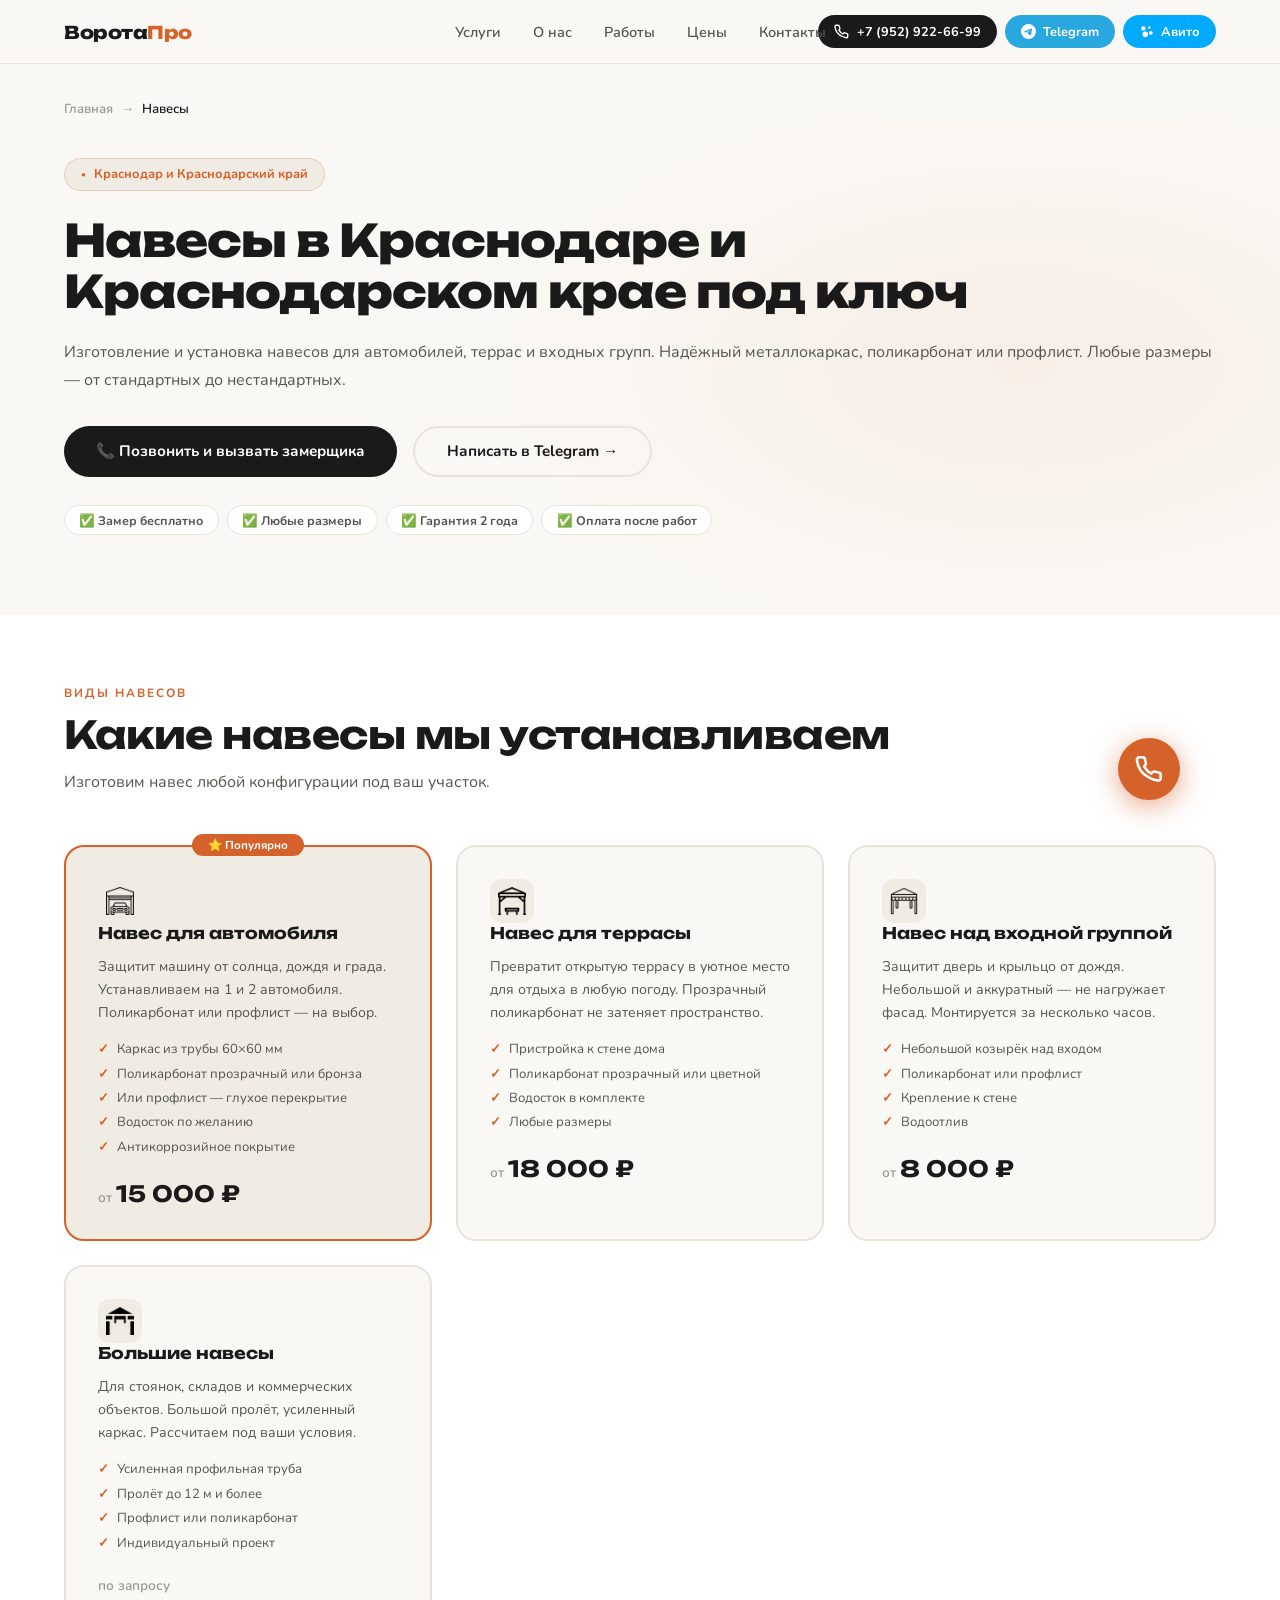
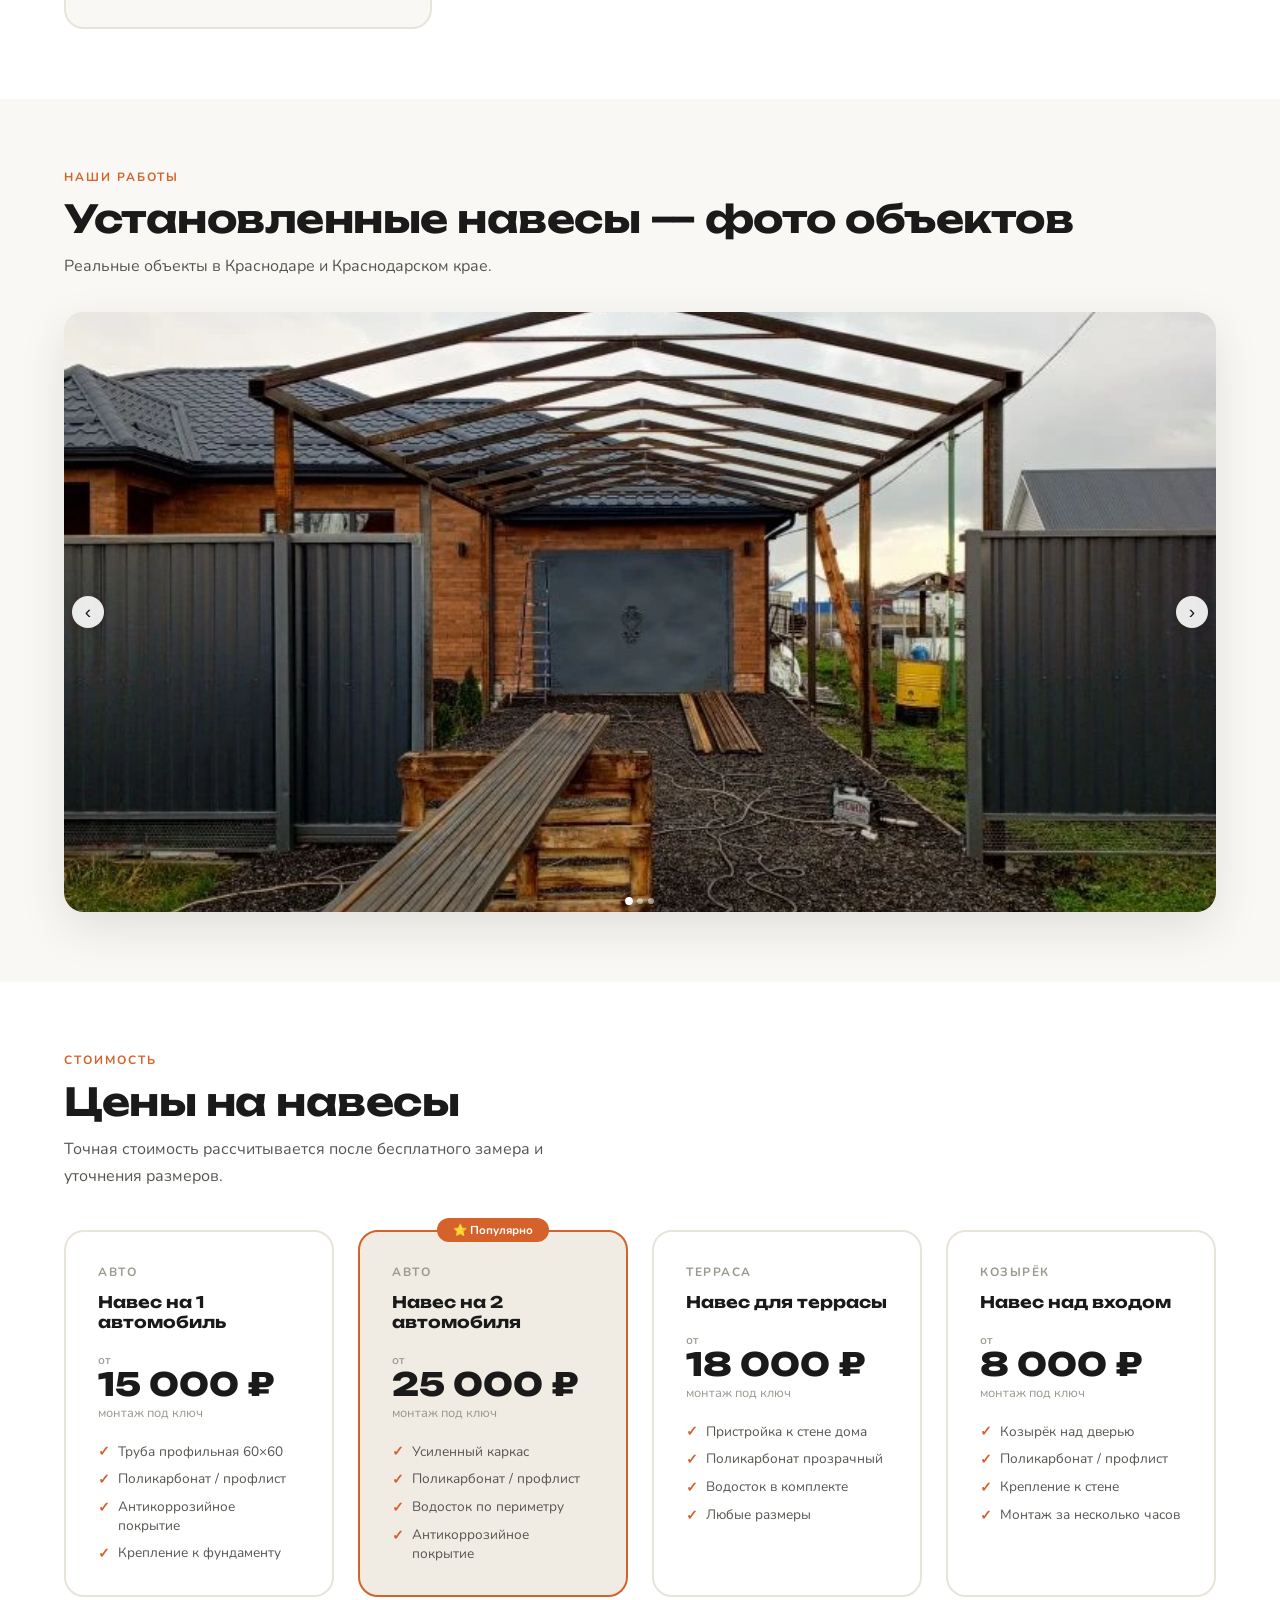
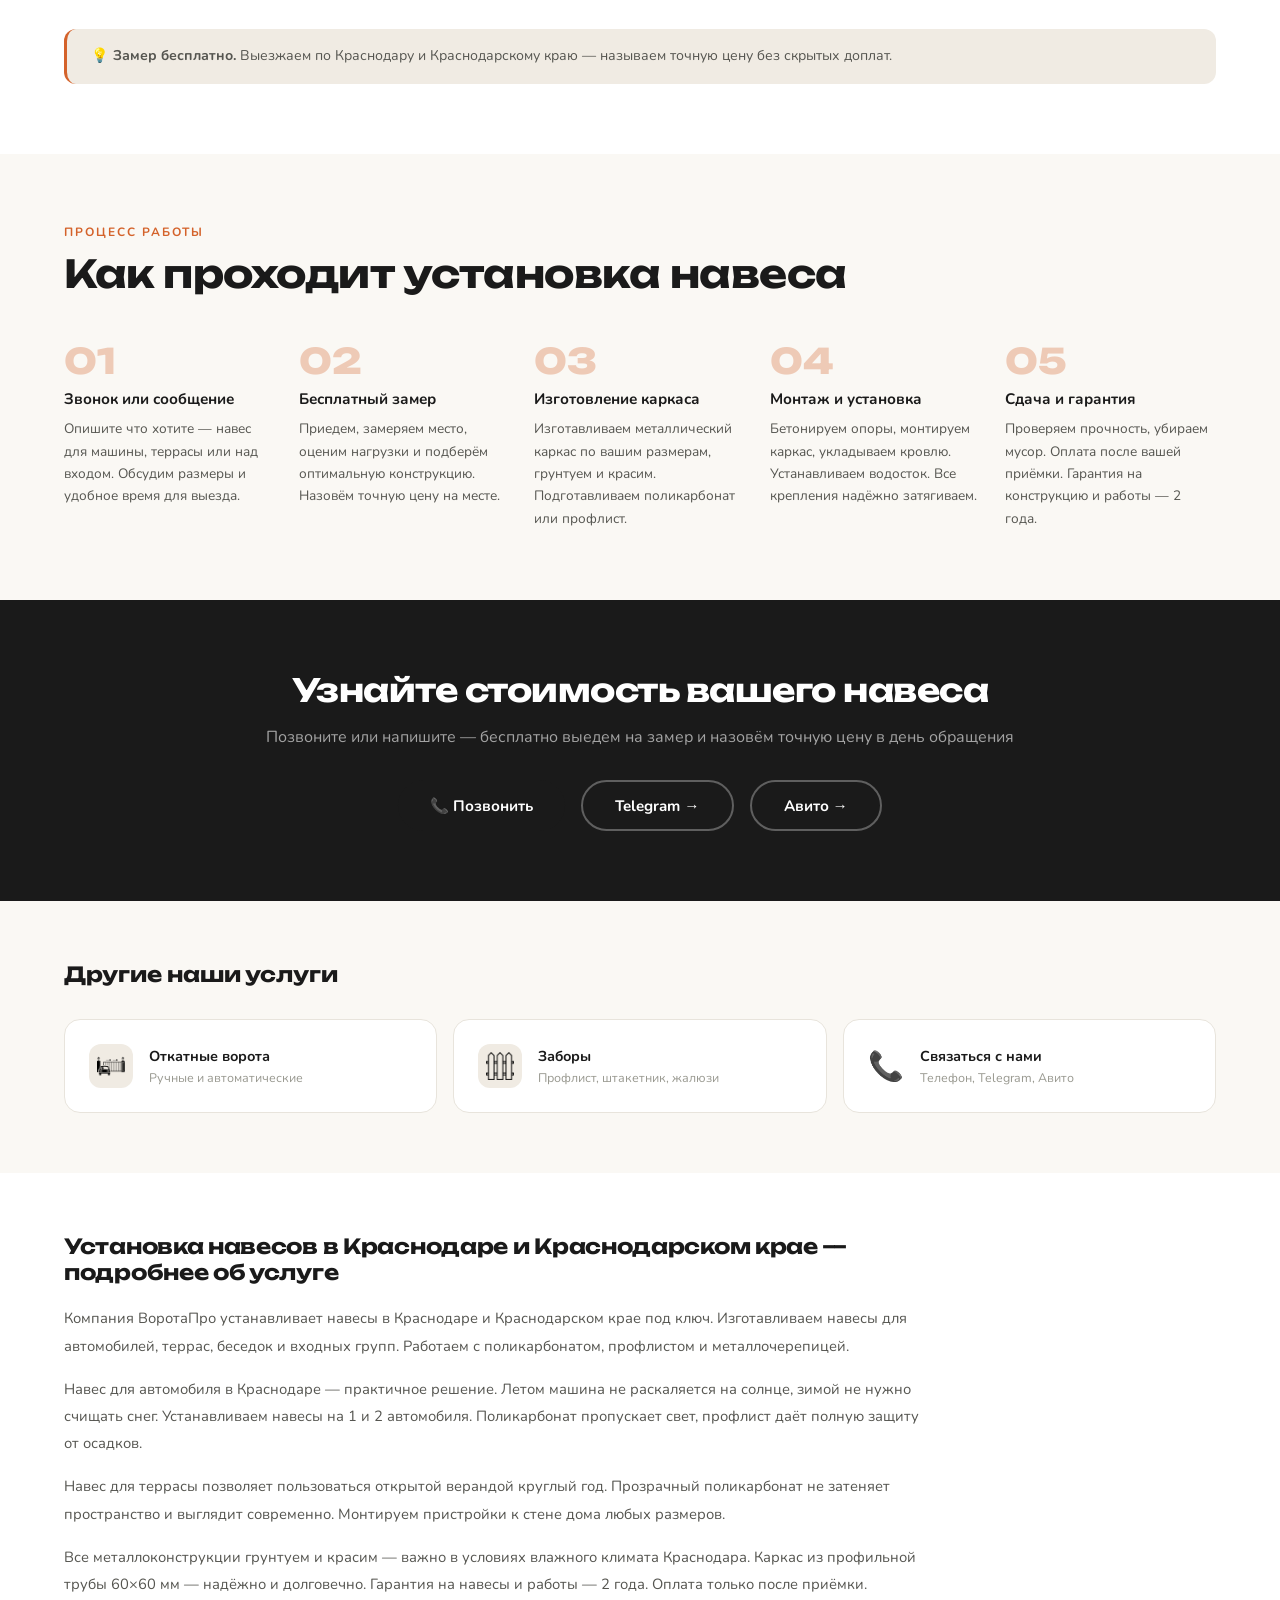
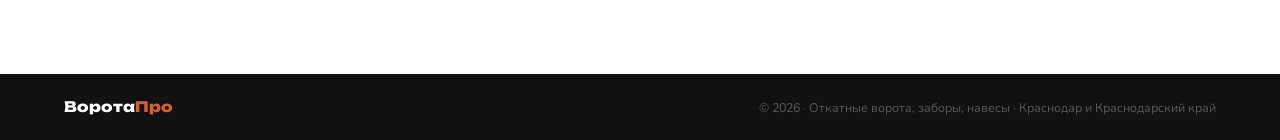
<file: canopies.html>
<!DOCTYPE html>
<html lang="ru">
<head>
  <meta charset="UTF-8"/>
  <meta name="viewport" content="width=device-width, initial-scale=1.0"/>
  <title>Навесы Краснодар — установка под ключ, цены | ВоротаПро</title>
  <meta name="description" content="Установка навесов в Краснодаре и Краснодарском крае под ключ. Навесы для автомобилей, террас, входных групп. Металлокаркас, поликарбонат, профлист. Цены от 8 000 ₽, гарантия 2 года. Бесплатный замер."/>
  <meta name="keywords" content="навесы Краснодар, навес для автомобиля Краснодар, навес из поликарбоната Краснодар, металлический навес Краснодар, навес под ключ Краснодар, навес на террасу Краснодар"/>
  <meta name="robots" content="index, follow"/>
  <link rel="canonical" href="https://vorotapro-krd.ru/canopies.html"/>
  <meta property="og:type" content="website"/>
  <meta property="og:title" content="Навесы Краснодар — ВоротаПро"/>
  <meta property="og:description" content="Установка навесов в Краснодаре. Цены от 8 000 ₽, гарантия 2 года, замер бесплатно."/>
  <meta property="og:url" content="https://vorotapro-krd.ru/canopies.html"/>
  <meta property="og:locale" content="ru_RU"/>
  <meta name="geo.region" content="RU-KDA"/>
  <meta name="geo.placename" content="Краснодар"/>
  <script type="application/ld+json">
  {
    "@context": "https://schema.org",
    "@type": "Service",
    "name": "Установка навесов в Краснодаре",
    "provider": { "@type": "LocalBusiness", "name": "ВоротаПро", "telephone": "+79529226699" },
    "areaServed": { "@type": "City", "name": "Краснодар" },
    "offers": { "@type": "Offer", "price": "15000", "priceCurrency": "RUB" }
  }
  </script>
  <link rel="preconnect" href="https://fonts.googleapis.com">
  <link rel="preconnect" href="https://fonts.gstatic.com" crossorigin>
  <link href="https://fonts.googleapis.com/css2?family=Unbounded:wght@400;600;800&family=Nunito:wght@400;500;600&display=swap" rel="stylesheet"/>
  <link rel="stylesheet" href="style.css"/>
  <link rel="stylesheet" href="inner.css"/>
</head>
<body>

<nav>
  <a class="nav-logo" href="index.html">Ворота<span>Про</span></a>
  <ul class="nav-links">
    <li><a href="index.html#services">Услуги</a></li>
    <li><a href="index.html#about">О нас</a></li>
    <li><a href="index.html#gallery">Работы</a></li>
    <li><a href="index.html#prices">Цены</a></li>
    <li><a href="index.html#contacts">Контакты</a></li>
  </ul>
  <div class="nav-contacts">
    <a href="tel:+79529226699" class="nav-contact-btn nav-phone">
      <svg width="15" height="15" viewBox="0 0 24 24" fill="none" stroke="currentColor" stroke-width="2.2" stroke-linecap="round" stroke-linejoin="round"><path d="M22 16.92v3a2 2 0 0 1-2.18 2 19.79 19.79 0 0 1-8.63-3.07A19.5 19.5 0 0 1 4.69 13a19.79 19.79 0 0 1-3.07-8.67A2 2 0 0 1 3.6 2h3a2 2 0 0 1 2 1.72c.127.96.361 1.903.7 2.81a2 2 0 0 1-.45 2.11L7.91 9.91a16 16 0 0 0 6.06 6.06l1.27-1.27a2 2 0 0 1 2.11-.45c.907.339 1.85.573 2.81.7A2 2 0 0 1 22 16.92z"/></svg>
      <span>+7 (952) 922-66-99</span>
    </a>
    <a href="https://t.me/Wux123" target="_blank" rel="noopener" class="nav-contact-btn nav-tg">
      <svg width="15" height="15" viewBox="0 0 24 24" fill="currentColor"><path d="M11.944 0A12 12 0 0 0 0 12a12 12 0 0 0 12 12 12 12 0 0 0 12-12A12 12 0 0 0 12 0a12 12 0 0 0-.056 0zm4.962 7.224c.1-.002.321.023.465.14a.506.506 0 0 1 .171.325c.016.093.036.306.02.472-.18 1.898-.962 6.502-1.36 8.627-.168.9-.499 1.201-.82 1.23-.696.065-1.225-.46-1.9-.902-1.056-.693-1.653-1.124-2.678-1.8-1.185-.78-.417-1.21.258-1.91.177-.184 3.247-2.977 3.307-3.23.007-.032.014-.15-.056-.212s-.174-.041-.249-.024c-.106.024-1.793 1.14-5.061 3.345-.48.33-.913.49-1.302.48-.428-.008-1.252-.241-1.865-.44-.752-.245-1.349-.374-1.297-.789.027-.216.325-.437.893-.663 3.498-1.524 5.83-2.529 6.998-3.014 3.332-1.386 4.025-1.627 4.476-1.635z"/></svg>
      <span>Telegram</span>
    </a>
    <a href="https://www.avito.ru" target="_blank" rel="noopener" class="nav-contact-btn nav-avito">
      <svg width="15" height="15" viewBox="0 0 24 24" fill="currentColor"><circle cx="7" cy="7" r="3.5"/><circle cx="16.5" cy="5.5" r="2"/><circle cx="19" cy="14" r="3"/><circle cx="10" cy="16.5" r="4.5"/></svg>
      <span>Авито</span>
    </a>
  </div>
</nav>

<div class="breadcrumb">
  <div class="breadcrumb-inner">
    <a href="index.html">Главная</a>
    <span>→</span>
    <span>Навесы</span>
  </div>
</div>

<section class="inner-hero" style="grid-template-columns: 1fr;">
  <div class="inner-hero-content">
    <div class="hero-badge">Краснодар и Краснодарский край</div>
    <h1>Навесы в Краснодаре и Краснодарском крае под ключ</h1>
    <p class="inner-hero-sub">Изготовление и установка навесов для автомобилей, террас и входных групп. Надёжный металлокаркас, поликарбонат или профлист. Любые размеры — от стандартных до нестандартных.</p>
    <div class="inner-hero-actions">
      <a href="tel:+79529226699" class="btn-primary">📞 Позвонить и вызвать замерщика</a>
      <a href="https://t.me/Wux123" target="_blank" class="btn-secondary">Написать в Telegram →</a>
    </div>
    <div class="inner-hero-badges">
      <div class="inner-badge">✅ Замер бесплатно</div>
      <div class="inner-badge">✅ Любые размеры</div>
      <div class="inner-badge">✅ Гарантия 2 года</div>
      <div class="inner-badge">✅ Оплата после работ</div>
    </div>
  </div>
</section>

<!-- Виды навесов -->
<section class="inner-section" style="background:var(--white)">
  <div class="section-label">Виды навесов</div>
  <h2 class="section-title">Какие навесы мы устанавливаем</h2>
  <p class="section-sub">Изготовим навес любой конфигурации под ваш участок.</p>
  <div class="types-grid">
    <div class="type-card type-card-featured reveal">
      <div class="type-badge">⭐ Популярно</div>
      <div class="hero-card-icon">
        <img src="foto/uslugi/garage.png" alt="Навес Автомобиля" width="28" height="28"/>
      </div>
      <h3 class="type-title">Навес для автомобиля</h3>
      <p class="type-desc">Защитит машину от солнца, дождя и града. Устанавливаем на 1 и 2 автомобиля. Поликарбонат или профлист — на выбор.</p>
      <ul class="type-list">
        <li>Каркас из трубы 60×60 мм</li>
        <li>Поликарбонат прозрачный или бронза</li>
        <li>Или профлист — глухое перекрытие</li>
        <li>Водосток по желанию</li>
        <li>Антикоррозийное покрытие</li>
      </ul>
      <div class="type-price">от <strong>15 000 ₽</strong></div>
    </div>
    <div class="type-card reveal">
      <div class="hero-card-icon">
        <img src="foto/uslugi/2_naves.png" alt="Навес террасы" width="28" height="28"/>
      </div>
      <h3 class="type-title">Навес для террасы</h3>
      <p class="type-desc">Превратит открытую террасу в уютное место для отдыха в любую погоду. Прозрачный поликарбонат не затеняет пространство.</p>
      <ul class="type-list">
        <li>Пристройка к стене дома</li>
        <li>Поликарбонат прозрачный или цветной</li>
        <li>Водосток в комплекте</li>
        <li>Любые размеры</li>
      </ul>
      <div class="type-price">от <strong>18 000 ₽</strong></div>
    </div>
    <div class="type-card reveal">
      <div class="hero-card-icon">
        <img src="foto/uslugi/3_naves.png" alt="Навес над входной" width="28" height="28"/>
      </div>
      <h3 class="type-title">Навес над входной группой</h3>
      <p class="type-desc">Защитит дверь и крыльцо от дождя. Небольшой и аккуратный — не нагружает фасад. Монтируется за несколько часов.</p>
      <ul class="type-list">
        <li>Небольшой козырёк над входом</li>
        <li>Поликарбонат или профлист</li>
        <li>Крепление к стене</li>
        <li>Водоотлив</li>
      </ul>
      <div class="type-price">от <strong>8 000 ₽</strong></div>
    </div>
    <div class="type-card reveal">
      <div class="hero-card-icon">
        <img src="foto/uslugi/4_naves.png" alt="Большие навесы" width="28" height="28"/>
      </div>
      <h3 class="type-title">Большие навесы</h3>
      <p class="type-desc">Для стоянок, складов и коммерческих объектов. Большой пролёт, усиленный каркас. Рассчитаем под ваши условия.</p>
      <ul class="type-list">
        <li>Усиленная профильная труба</li>
        <li>Пролёт до 12 м и более</li>
        <li>Профлист или поликарбонат</li>
        <li>Индивидуальный проект</li>
      </ul>
      <div class="type-price">по запросу</div>
    </div>
  </div>
</section>

<!-- Наши работы -->
<section class="inner-section">
  <div class="section-label">Наши работы</div>
  <h2 class="section-title">Установленные навесы — фото объектов</h2>
  <p class="section-sub">Реальные объекты в Краснодаре и Краснодарском крае.</p>

  <div class="inner-hero-slider" data-slider style="margin-top: 2rem; height: 600px; border-radius: 20px;">
    <div class="slider-track">
      <div class="slide"><img src="foto/razdel/naves1.webp" alt="Каркас навеса двускатный Краснодар"/></div>
      <div class="slide"><img src="foto/razdel/naves2.webp" alt="Навес с воротами монтаж Краснодар"/></div>
      <div class="slide"><img src="foto/razdel/naves3.webp" alt="Навес из поликарбоната готовый Краснодар"/></div>
    </div>
    <button class="slider-btn slider-prev">&#8249;</button>
    <button class="slider-btn slider-next">&#8250;</button>
    <div class="slider-dots"></div>
  </div>
</section>

<!-- Цены -->
<section class="inner-section" style="background:var(--white)">
  <div class="section-label">Стоимость</div>
  <h2 class="section-title">Цены на навесы</h2>
  <p class="section-sub">Точная стоимость рассчитывается после бесплатного замера и уточнения размеров.</p>
  <div class="prices-grid" style="margin-top:2.5rem">
    <div class="price-card reveal">
      <div class="price-category">Авто</div>
      <div class="price-title">Навес на 1 автомобиль</div>
      <div class="price-from">от</div>
      <div class="price-amount">15 000 ₽</div>
      <div class="price-unit">монтаж под ключ</div>
      <ul class="price-list">
        <li>Труба профильная 60×60</li>
        <li>Поликарбонат / профлист</li>
        <li>Антикоррозийное покрытие</li>
        <li>Крепление к фундаменту</li>
      </ul>
    </div>
    <div class="price-card featured reveal">
      <div class="featured-badge">⭐ Популярно</div>
      <div class="price-category">Авто</div>
      <div class="price-title">Навес на 2 автомобиля</div>
      <div class="price-from">от</div>
      <div class="price-amount">25 000 ₽</div>
      <div class="price-unit">монтаж под ключ</div>
      <ul class="price-list">
        <li>Усиленный каркас</li>
        <li>Поликарбонат / профлист</li>
        <li>Водосток по периметру</li>
        <li>Антикоррозийное покрытие</li>
      </ul>
    </div>
    <div class="price-card reveal">
      <div class="price-category">Терраса</div>
      <div class="price-title">Навес для террасы</div>
      <div class="price-from">от</div>
      <div class="price-amount">18 000 ₽</div>
      <div class="price-unit">монтаж под ключ</div>
      <ul class="price-list">
        <li>Пристройка к стене дома</li>
        <li>Поликарбонат прозрачный</li>
        <li>Водосток в комплекте</li>
        <li>Любые размеры</li>
      </ul>
    </div>
    <div class="price-card reveal">
      <div class="price-category">Козырёк</div>
      <div class="price-title">Навес над входом</div>
      <div class="price-from">от</div>
      <div class="price-amount">8 000 ₽</div>
      <div class="price-unit">монтаж под ключ</div>
      <ul class="price-list">
        <li>Козырёк над дверью</li>
        <li>Поликарбонат / профлист</li>
        <li>Крепление к стене</li>
        <li>Монтаж за несколько часов</li>
      </ul>
    </div>
  </div>
  <div class="price-note reveal">💡 <strong>Замер бесплатно.</strong> Выезжаем по Краснодару и Краснодарскому краю — называем точную цену без скрытых доплат.</div>
</section>

<!-- Как мы работаем -->
<section class="inner-section">
  <div class="section-label">Процесс работы</div>
  <h2 class="section-title">Как проходит установка навеса</h2>
  <div class="steps-grid">
    <div class="step reveal">
      <div class="step-num">01</div>
      <h3 class="step-title">Звонок или сообщение</h3>
      <p class="step-text">Опишите что хотите — навес для машины, террасы или над входом. Обсудим размеры и удобное время для выезда.</p>
    </div>
    <div class="step reveal">
      <div class="step-num">02</div>
      <h3 class="step-title">Бесплатный замер</h3>
      <p class="step-text">Приедем, замеряем место, оценим нагрузки и подберём оптимальную конструкцию. Назовём точную цену на месте.</p>
    </div>
    <div class="step reveal">
      <div class="step-num">03</div>
      <h3 class="step-title">Изготовление каркаса</h3>
      <p class="step-text">Изготавливаем металлический каркас по вашим размерам, грунтуем и красим. Подготавливаем поликарбонат или профлист.</p>
    </div>
    <div class="step reveal">
      <div class="step-num">04</div>
      <h3 class="step-title">Монтаж и установка</h3>
      <p class="step-text">Бетонируем опоры, монтируем каркас, укладываем кровлю. Устанавливаем водосток. Все крепления надёжно затягиваем.</p>
    </div>
    <div class="step reveal">
      <div class="step-num">05</div>
      <h3 class="step-title">Сдача и гарантия</h3>
      <p class="step-text">Проверяем прочность, убираем мусор. Оплата после вашей приёмки. Гарантия на конструкцию и работы — 2 года.</p>
    </div>
  </div>
</section>

<section class="inner-cta">
  <h2>Узнайте стоимость вашего навеса</h2>
  <p>Позвоните или напишите — бесплатно выедем на замер и назовём точную цену в день обращения</p>
  <div class="inner-cta-buttons">
    <a href="tel:+79529226699" class="btn-primary">📞 Позвонить</a>
    <a href="https://t.me/Wux123" target="_blank" class="btn-secondary">Telegram →</a>
    <a href="https://www.avito.ru" target="_blank" class="btn-secondary">Авито →</a>
  </div>
</section>

<section class="other-services">
  <h2>Другие наши услуги</h2>
  <div class="other-services-grid">
    <a href="gates.html" class="other-service-card">
      <div class="hero-card-icon">
        <img src="foto/uslugi/car.png" alt="Ворота" width="28" height="28"/>
      </div>
      <div>
        <div class="other-service-title">Откатные ворота</div>
        <div class="other-service-sub">Ручные и автоматические</div>
      </div>
    </a>
    <a href="fences.html" class="other-service-card">
      <div class="hero-card-icon">
        <img src="foto/uslugi/fence.png" alt="Заборы" width="28" height="28"/>
      </div>
      <div>
        <div class="other-service-title">Заборы</div>
        <div class="other-service-sub">Профлист, штакетник, жалюзи</div>
      </div>
    </a>
    <a href="index.html#contacts" class="other-service-card">
      <div class="other-service-icon">📞</div>
      <div>
        <div class="other-service-title">Связаться с нами</div>
        <div class="other-service-sub">Телефон, Telegram, Авито</div>
      </div>
    </a>
  </div>
</section>

<section class="seo-text">
  <div class="seo-text-inner">
    <h2>Установка навесов в Краснодаре и Краснодарском крае — подробнее об услуге</h2>
    <p>Компания ВоротаПро устанавливает навесы в Краснодаре и Краснодарском крае под ключ. Изготавливаем навесы для автомобилей, террас, беседок и входных групп. Работаем с поликарбонатом, профлистом и металлочерепицей.</p>
    <p>Навес для автомобиля в Краснодаре — практичное решение. Летом машина не раскаляется на солнце, зимой не нужно счищать снег. Устанавливаем навесы на 1 и 2 автомобиля. Поликарбонат пропускает свет, профлист даёт полную защиту от осадков.</p>
    <p>Навес для террасы позволяет пользоваться открытой верандой круглый год. Прозрачный поликарбонат не затеняет пространство и выглядит современно. Монтируем пристройки к стене дома любых размеров.</p>
    <p>Все металлоконструкции грунтуем и красим — важно в условиях влажного климата Краснодара. Каркас из профильной трубы 60×60 мм — надёжно и долговечно. Гарантия на навесы и работы — 2 года. Оплата только после приёмки.</p>
  </div>
</section>

<footer>
  <a class="footer-logo" href="index.html">Ворота<span>Про</span></a>
  <div class="footer-copy">© 2026 · Откатные ворота, заборы, навесы · Краснодар и Краснодарский край</div>
</footer>

<a href="tel:+79529226699" class="float-call" aria-label="Позвонить нам">
  <span class="float-call-tooltip">Позвонить</span>
  <svg viewBox="0 0 24 24" fill="none" stroke="currentColor" stroke-width="2.2" stroke-linecap="round" stroke-linejoin="round"><path d="M22 16.92v3a2 2 0 0 1-2.18 2 19.79 19.79 0 0 1-8.63-3.07A19.5 19.5 0 0 1 4.69 13a19.79 19.79 0 0 1-3.07-8.67A2 2 0 0 1 3.6 2h3a2 2 0 0 1 2 1.72c.127.96.361 1.903.7 2.81a2 2 0 0 1-.45 2.11L7.91 9.91a16 16 0 0 0 6.06 6.06l1.27-1.27a2 2 0 0 1 2.11-.45c.907.339 1.85.573 2.81.7A2 2 0 0 1 22 16.92z"/></svg>
</a>

<script src="scirpt.js"></script>
</body>
</html>
</file>
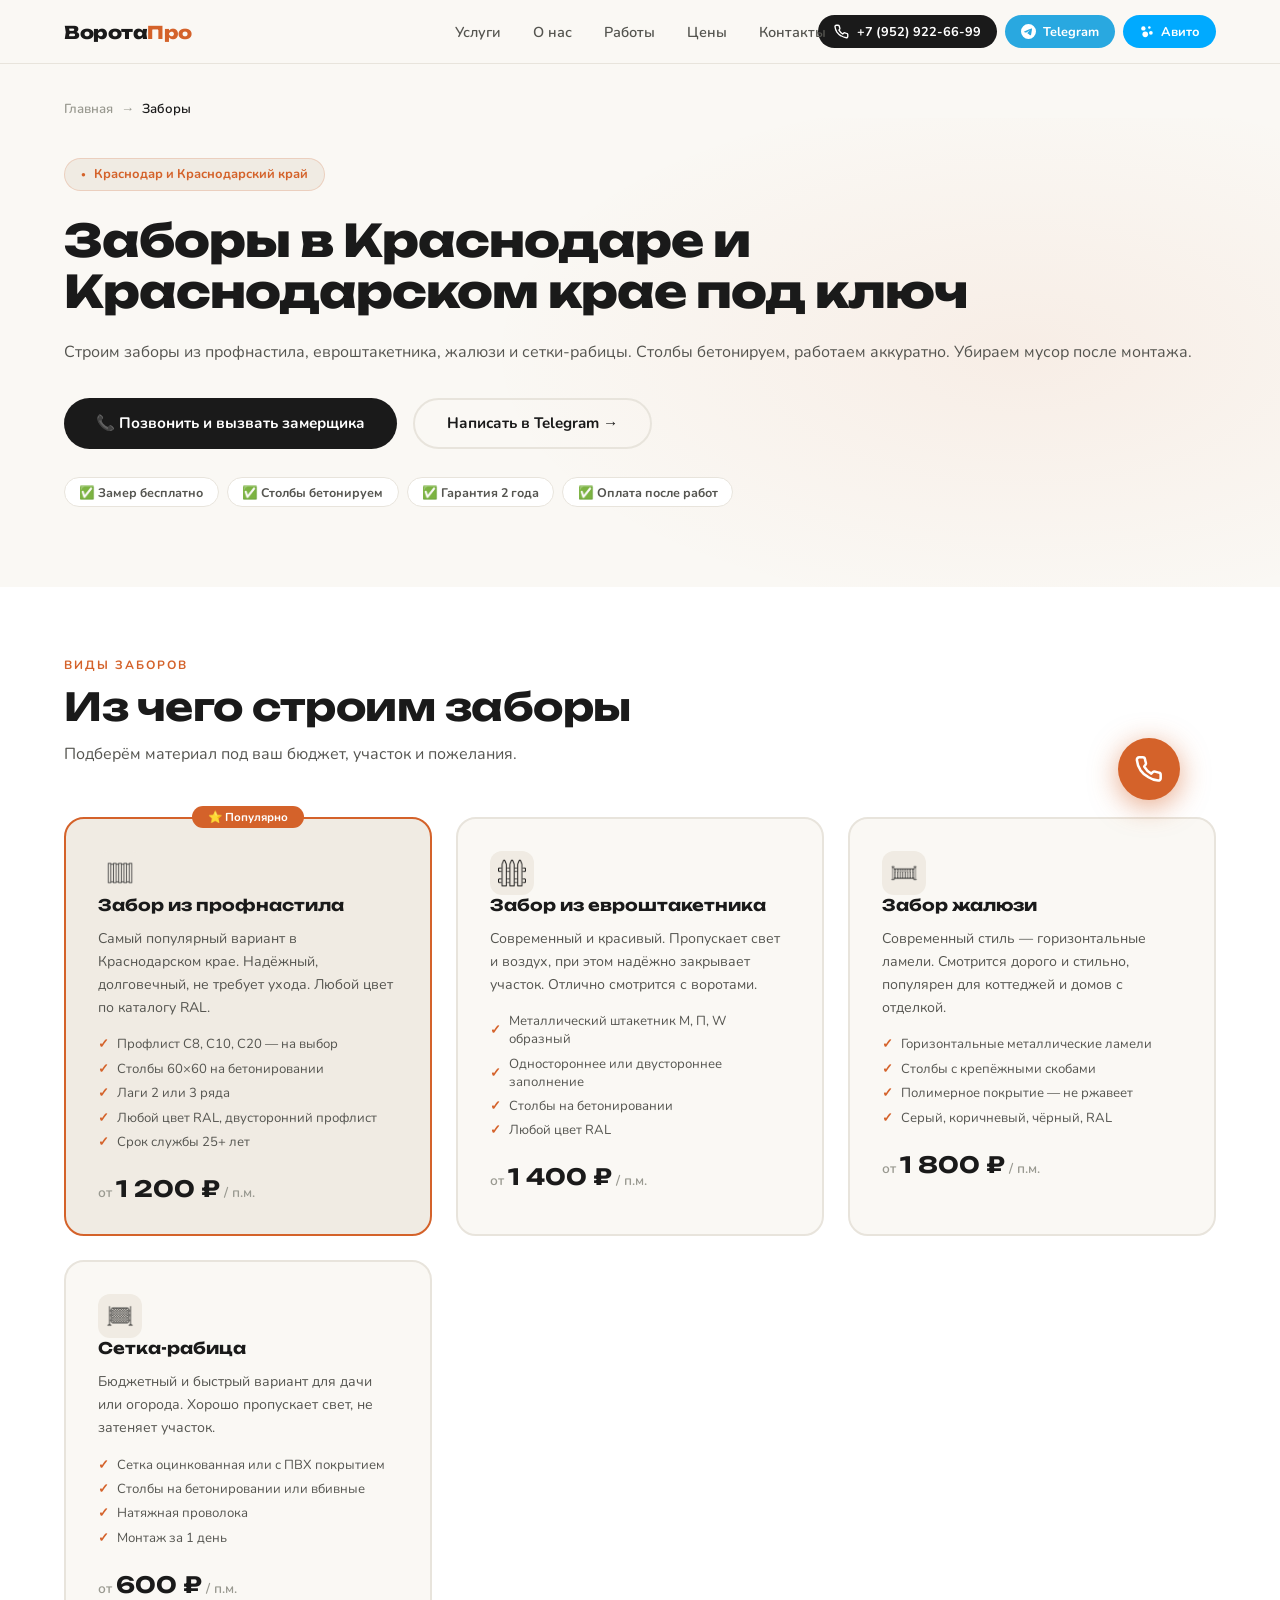
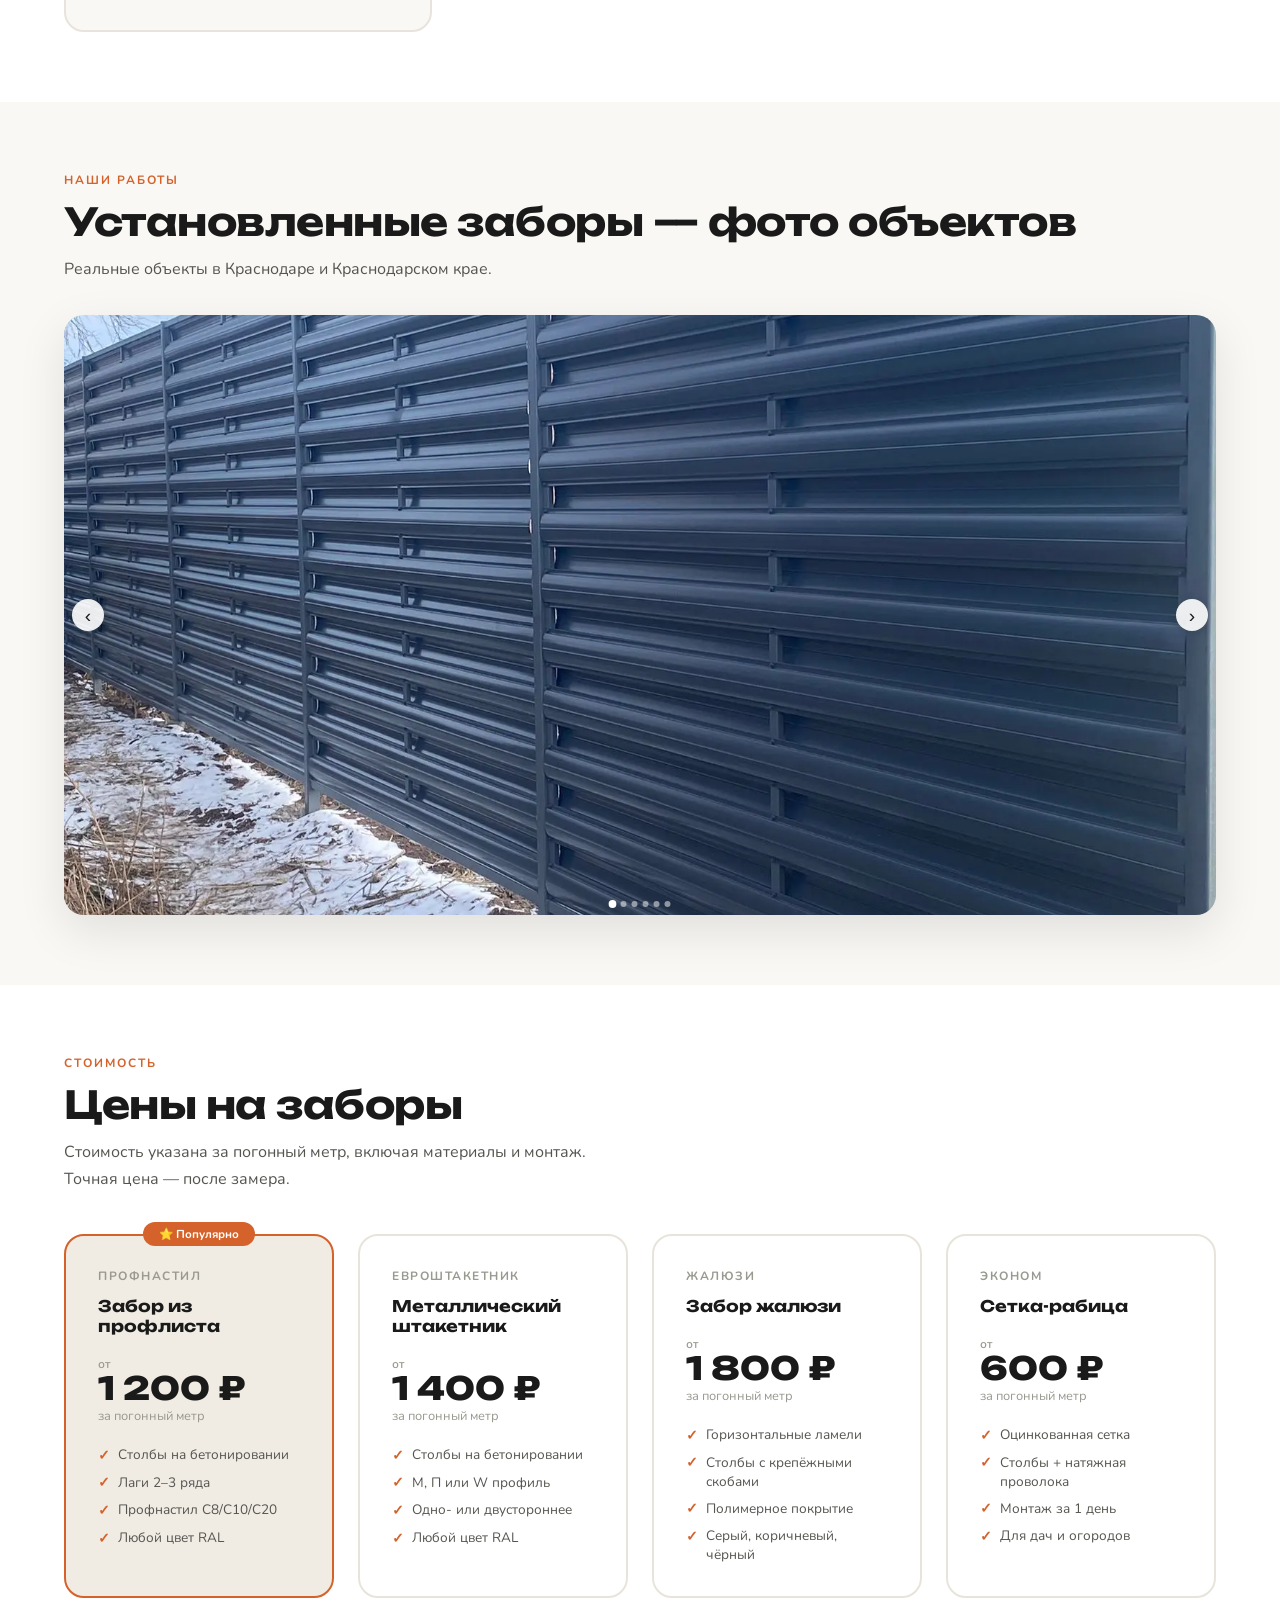
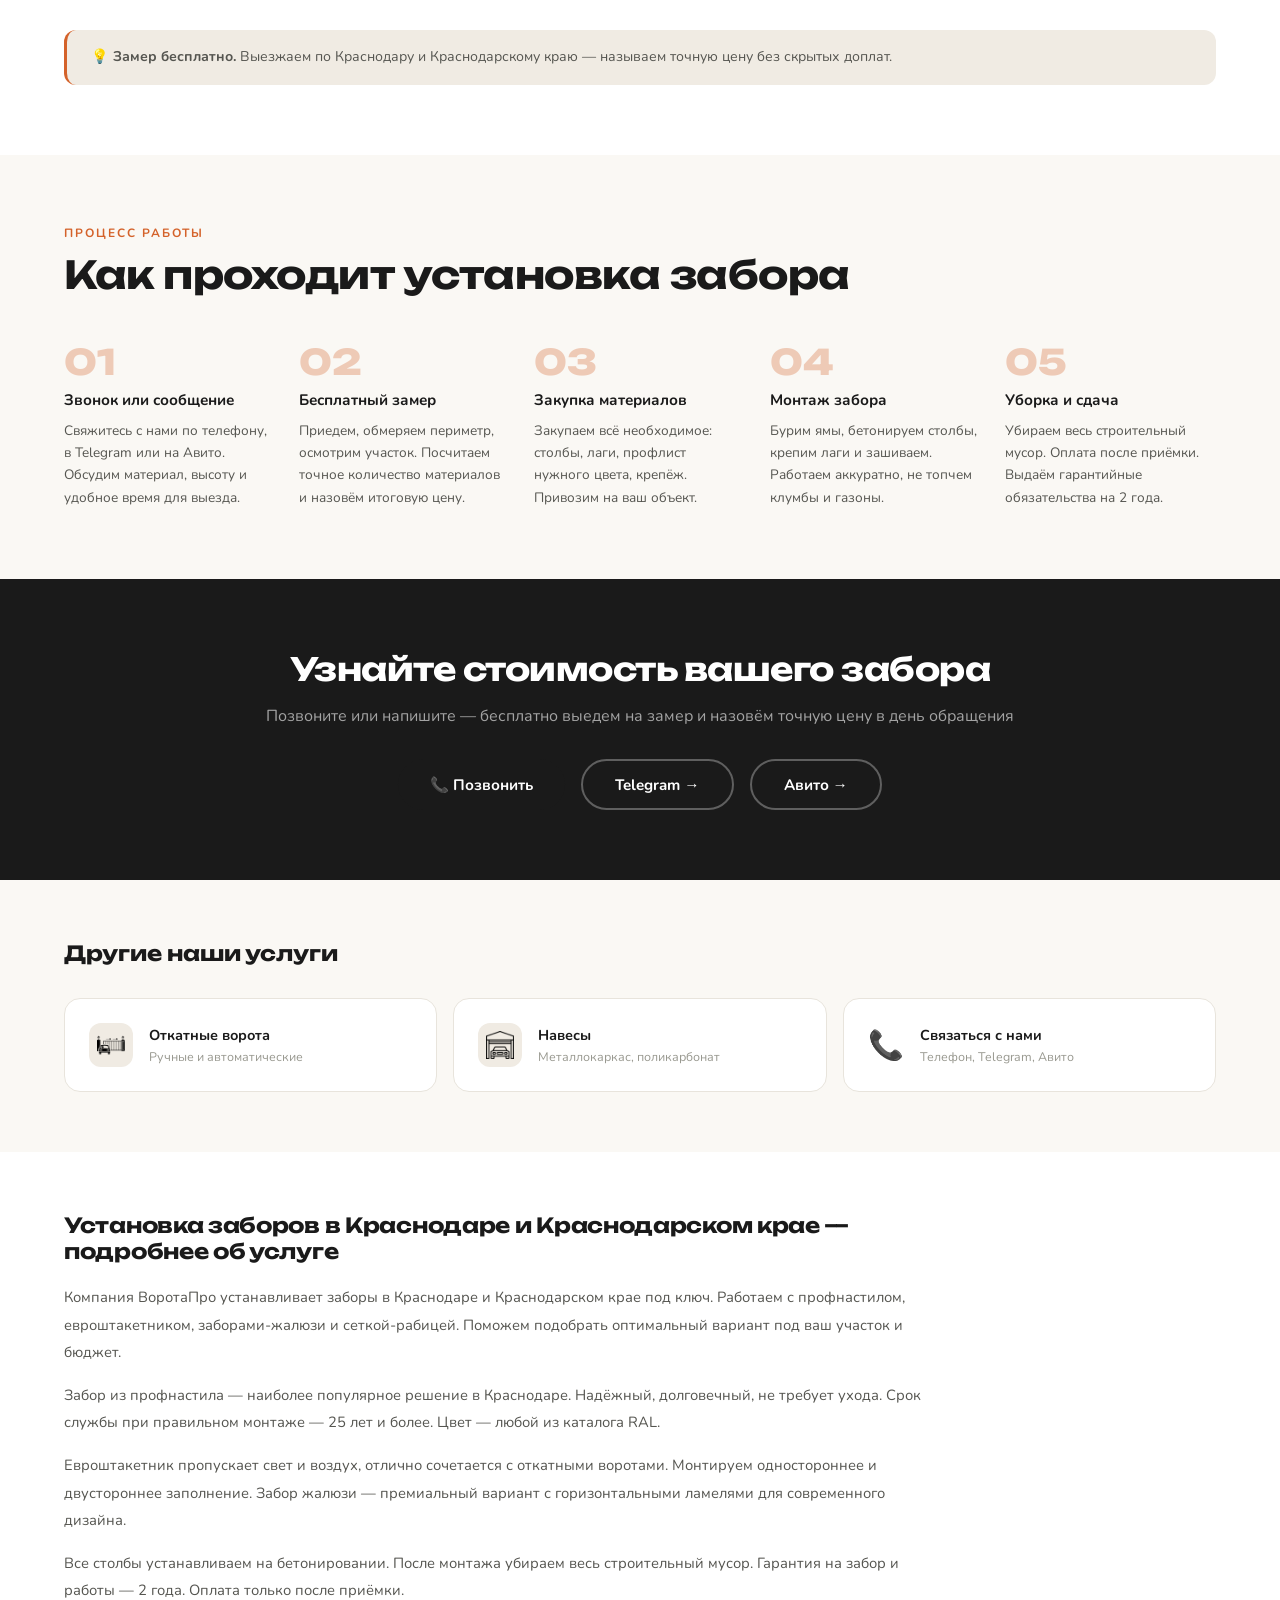
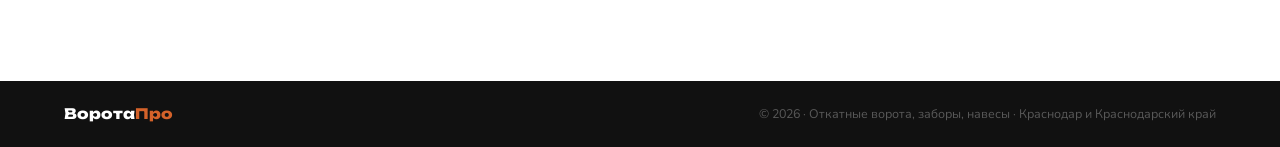
<file: fences.html>
<!DOCTYPE html>
<html lang="ru">
<head>
  <meta charset="UTF-8"/>
  <meta name="viewport" content="width=device-width, initial-scale=1.0"/>
  <title>Заборы Краснодар — установка под ключ, цены | ВоротаПро</title>
  <meta name="description" content="Установка заборов в Краснодаре и Краснодарском крае под ключ. Профнастил, евроштакетник, жалюзи, сетка-рабица. Цены от 600 ₽/м, гарантия 2 года. Бесплатный замер."/>
  <meta name="keywords" content="заборы Краснодар, забор из профнастила Краснодар, евроштакетник Краснодар, забор жалюзи Краснодар, забор под ключ Краснодар, установка забора Краснодар цена"/>
  <meta name="robots" content="index, follow"/>
  <link rel="canonical" href="https://vorotapro-krd.ru/fences.html"/>
  <meta property="og:type" content="website"/>
  <meta property="og:title" content="Заборы Краснодар — ВоротаПро"/>
  <meta property="og:description" content="Установка заборов в Краснодаре. Цены от 600 ₽/м, гарантия 2 года, замер бесплатно."/>
  <meta property="og:url" content="https://vorotapro-krd.ru/fences.html"/>
  <meta property="og:locale" content="ru_RU"/>
  <meta name="geo.region" content="RU-KDA"/>
  <meta name="geo.placename" content="Краснодар"/>
  <script type="application/ld+json">
  {
    "@context": "https://schema.org",
    "@type": "Service",
    "name": "Установка заборов в Краснодаре",
    "provider": { "@type": "LocalBusiness", "name": "ВоротаПро", "telephone": "+79529226699" },
    "areaServed": { "@type": "City", "name": "Краснодар" },
    "offers": { "@type": "Offer", "price": "1200", "priceCurrency": "RUB" }
  }
  </script>
  <link rel="preconnect" href="https://fonts.googleapis.com">
  <link rel="preconnect" href="https://fonts.gstatic.com" crossorigin>
  <link href="https://fonts.googleapis.com/css2?family=Unbounded:wght@400;600;800&family=Nunito:wght@400;500;600&display=swap" rel="stylesheet"/>
  <link rel="stylesheet" href="style.css"/>
  <link rel="stylesheet" href="inner.css"/>
</head>
<body>

<nav>
  <a class="nav-logo" href="index.html">Ворота<span>Про</span></a>
  <ul class="nav-links">
    <li><a href="index.html#services">Услуги</a></li>
    <li><a href="index.html#about">О нас</a></li>
    <li><a href="index.html#gallery">Работы</a></li>
    <li><a href="index.html#prices">Цены</a></li>
    <li><a href="index.html#contacts">Контакты</a></li>
  </ul>
  <div class="nav-contacts">
    <a href="tel:+79529226699" class="nav-contact-btn nav-phone">
      <svg width="15" height="15" viewBox="0 0 24 24" fill="none" stroke="currentColor" stroke-width="2.2" stroke-linecap="round" stroke-linejoin="round"><path d="M22 16.92v3a2 2 0 0 1-2.18 2 19.79 19.79 0 0 1-8.63-3.07A19.5 19.5 0 0 1 4.69 13a19.79 19.79 0 0 1-3.07-8.67A2 2 0 0 1 3.6 2h3a2 2 0 0 1 2 1.72c.127.96.361 1.903.7 2.81a2 2 0 0 1-.45 2.11L7.91 9.91a16 16 0 0 0 6.06 6.06l1.27-1.27a2 2 0 0 1 2.11-.45c.907.339 1.85.573 2.81.7A2 2 0 0 1 22 16.92z"/></svg>
      <span>+7 (952) 922-66-99</span>
    </a>
    <a href="https://t.me/Wux123" target="_blank" rel="noopener" class="nav-contact-btn nav-tg">
      <svg width="15" height="15" viewBox="0 0 24 24" fill="currentColor"><path d="M11.944 0A12 12 0 0 0 0 12a12 12 0 0 0 12 12 12 12 0 0 0 12-12A12 12 0 0 0 12 0a12 12 0 0 0-.056 0zm4.962 7.224c.1-.002.321.023.465.14a.506.506 0 0 1 .171.325c.016.093.036.306.02.472-.18 1.898-.962 6.502-1.36 8.627-.168.9-.499 1.201-.82 1.23-.696.065-1.225-.46-1.9-.902-1.056-.693-1.653-1.124-2.678-1.8-1.185-.78-.417-1.21.258-1.91.177-.184 3.247-2.977 3.307-3.23.007-.032.014-.15-.056-.212s-.174-.041-.249-.024c-.106.024-1.793 1.14-5.061 3.345-.48.33-.913.49-1.302.48-.428-.008-1.252-.241-1.865-.44-.752-.245-1.349-.374-1.297-.789.027-.216.325-.437.893-.663 3.498-1.524 5.83-2.529 6.998-3.014 3.332-1.386 4.025-1.627 4.476-1.635z"/></svg>
      <span>Telegram</span>
    </a>
    <a href="https://www.avito.ru" target="_blank" rel="noopener" class="nav-contact-btn nav-avito">
      <svg width="15" height="15" viewBox="0 0 24 24" fill="currentColor"><circle cx="7" cy="7" r="3.5"/><circle cx="16.5" cy="5.5" r="2"/><circle cx="19" cy="14" r="3"/><circle cx="10" cy="16.5" r="4.5"/></svg>
      <span>Авито</span>
    </a>
  </div>
</nav>

<div class="breadcrumb">
  <div class="breadcrumb-inner">
    <a href="index.html">Главная</a>
    <span>→</span>
    <span>Заборы</span>
  </div>
</div>

<section class="inner-hero" style="grid-template-columns: 1fr;">
  <div class="inner-hero-content">
    <div class="hero-badge">Краснодар и Краснодарский край</div>
    <h1>Заборы в Краснодаре и Краснодарском крае под ключ</h1>
    <p class="inner-hero-sub">Строим заборы из профнастила, евроштакетника, жалюзи и сетки-рабицы. Столбы бетонируем, работаем аккуратно. Убираем мусор после монтажа.</p>
    <div class="inner-hero-actions">
      <a href="tel:+79529226699" class="btn-primary">📞 Позвонить и вызвать замерщика</a>
      <a href="https://t.me/Wux123" target="_blank" class="btn-secondary">Написать в Telegram →</a>
    </div>
    <div class="inner-hero-badges">
      <div class="inner-badge">✅ Замер бесплатно</div>
      <div class="inner-badge">✅ Столбы бетонируем</div>
      <div class="inner-badge">✅ Гарантия 2 года</div>
      <div class="inner-badge">✅ Оплата после работ</div>
    </div>
  </div>
</section>

<!-- Виды заборов -->
<section class="inner-section" style="background:var(--white)">
  <div class="section-label">Виды заборов</div>
  <h2 class="section-title">Из чего строим заборы</h2>
  <p class="section-sub">Подберём материал под ваш бюджет, участок и пожелания.</p>
  <div class="types-grid">
    <div class="type-card type-card-featured reveal">
      <div class="type-badge">⭐ Популярно</div>
      <div class="hero-card-icon">
        <img src="foto/uslugi/sheet.png" alt="Профнастил" width="28" height="28"/>
      </div>
      <h3 class="type-title">Забор из профнастила</h3>
      <p class="type-desc">Самый популярный вариант в Краснодарcком крае. Надёжный, долговечный, не требует ухода. Любой цвет по каталогу RAL.</p>
      <ul class="type-list">
        <li>Профлист С8, С10, С20 — на выбор</li>
        <li>Столбы 60×60 на бетонировании</li>
        <li>Лаги 2 или 3 ряда</li>
        <li>Любой цвет RAL, двусторонний профлист</li>
        <li>Срок службы 25+ лет</li>
      </ul>
      <div class="type-price">от <strong>1 200 ₽</strong> / п.м.</div>
    </div>
    <div class="type-card reveal">
      <div class="hero-card-icon">
        <img src="foto/uslugi/evro.png" alt="Евро забор" width="28" height="28"/>
      </div>
      <h3 class="type-title">Забор из евроштакетника</h3>
      <p class="type-desc">Современный и красивый. Пропускает свет и воздух, при этом надёжно закрывает участок. Отлично смотрится с воротами.</p>
      <ul class="type-list">
        <li>Металлический штакетник М, П, W образный</li>
        <li>Одностороннее или двустороннее заполнение</li>
        <li>Столбы на бетонировании</li>
        <li>Любой цвет RAL</li>
      </ul>
      <div class="type-price">от <strong>1 400 ₽</strong> / п.м.</div>
    </div>
    <div class="type-card reveal">
      <div class="hero-card-icon">
        <img src="foto/uslugi/element.png" alt="Жалюзи" width="28" height="28"/>
      </div>
      <h3 class="type-title">Забор жалюзи</h3>
      <p class="type-desc">Современный стиль — горизонтальные ламели. Смотрится дорого и стильно, популярен для коттеджей и домов с отделкой.</p>
      <ul class="type-list">
        <li>Горизонтальные металлические ламели</li>
        <li>Столбы с крепёжными скобами</li>
        <li>Полимерное покрытие — не ржавеет</li>
        <li>Серый, коричневый, чёрный, RAL</li>
      </ul>
      <div class="type-price">от <strong>1 800 ₽</strong> / п.м.</div>
    </div>
    <div class="type-card reveal">
      <div class="hero-card-icon">
        <img src="foto/uslugi/setka.png" alt="Сетка" width="28" height="28"/>
      </div>
      <h3 class="type-title">Сетка-рабица</h3>
      <p class="type-desc">Бюджетный и быстрый вариант для дачи или огорода. Хорошо пропускает свет, не затеняет участок.</p>
      <ul class="type-list">
        <li>Сетка оцинкованная или с ПВХ покрытием</li>
        <li>Столбы на бетонировании или вбивные</li>
        <li>Натяжная проволока</li>
        <li>Монтаж за 1 день</li>
      </ul>
      <div class="type-price">от <strong>600 ₽</strong> / п.м.</div>
    </div>
  </div>
</section>

<!-- Наши работы -->
<section class="inner-section">
  <div class="section-label">Наши работы</div>
  <h2 class="section-title">Установленные заборы — фото объектов</h2>
  <p class="section-sub">Реальные объекты в Краснодаре и Краснодарском крае.</p>

  <div class="inner-hero-slider" data-slider style="margin-top: 2rem; height: 600px; border-radius: 20px;">
    <div class="slider-track">
      <div class="slide"><img src="foto/razdel/zab1.webp" alt="Забор евроштакетник коричневый Краснодар"/></div>
      <div class="slide"><img src="foto/razdel/zab2.webp" alt="Забор жалюзи тёмно-серый Краснодар"/></div>
      <div class="slide"><img src="foto/razdel/zab3.webp" alt="Забор профнастил белый Краснодар"/></div>
      <div class="slide"><img src="foto/razdel/zab4.webp" alt="Забор профнастил коричневый Краснодар"/></div>
      <div class="slide"><img src="foto/razdel/zab5.webp" alt="Забор профнастил коричневый Краснодар"/></div>
      <div class="slide"><img src="foto/razdel/zab6.webp" alt="Забор профнастил зелёный с калиткой Краснодар"/></div>
    </div>
    <button class="slider-btn slider-prev">&#8249;</button>
    <button class="slider-btn slider-next">&#8250;</button>
    <div class="slider-dots"></div>
  </div>
</section>

<!-- Цены -->
<section class="inner-section" style="background:var(--white)">
  <div class="section-label">Стоимость</div>
  <h2 class="section-title">Цены на заборы</h2>
  <p class="section-sub">Стоимость указана за погонный метр, включая материалы и монтаж. Точная цена — после замера.</p>
  <div class="prices-grid" style="margin-top:2.5rem">
    <div class="price-card featured reveal">
      <div class="featured-badge">⭐ Популярно</div>
      <div class="price-category">Профнастил</div>
      <div class="price-title">Забор из профлиста</div>
      <div class="price-from">от</div>
      <div class="price-amount">1 200 ₽</div>
      <div class="price-unit">за погонный метр</div>
      <ul class="price-list">
        <li>Столбы на бетонировании</li>
        <li>Лаги 2–3 ряда</li>
        <li>Профнастил С8/С10/С20</li>
        <li>Любой цвет RAL</li>
      </ul>
    </div>
    <div class="price-card reveal">
      <div class="price-category">Евроштакетник</div>
      <div class="price-title">Металлический штакетник</div>
      <div class="price-from">от</div>
      <div class="price-amount">1 400 ₽</div>
      <div class="price-unit">за погонный метр</div>
      <ul class="price-list">
        <li>Столбы на бетонировании</li>
        <li>М, П или W профиль</li>
        <li>Одно- или двустороннее</li>
        <li>Любой цвет RAL</li>
      </ul>
    </div>
    <div class="price-card reveal">
      <div class="price-category">Жалюзи</div>
      <div class="price-title">Забор жалюзи</div>
      <div class="price-from">от</div>
      <div class="price-amount">1 800 ₽</div>
      <div class="price-unit">за погонный метр</div>
      <ul class="price-list">
        <li>Горизонтальные ламели</li>
        <li>Столбы с крепёжными скобами</li>
        <li>Полимерное покрытие</li>
        <li>Серый, коричневый, чёрный</li>
      </ul>
    </div>
    <div class="price-card reveal">
      <div class="price-category">Эконом</div>
      <div class="price-title">Сетка-рабица</div>
      <div class="price-from">от</div>
      <div class="price-amount">600 ₽</div>
      <div class="price-unit">за погонный метр</div>
      <ul class="price-list">
        <li>Оцинкованная сетка</li>
        <li>Столбы + натяжная проволока</li>
        <li>Монтаж за 1 день</li>
        <li>Для дач и огородов</li>
      </ul>
    </div>
  </div>
  <div class="price-note reveal">💡 <strong>Замер бесплатно.</strong> Выезжаем по Краснодару и Краснодарскому краю — называем точную цену без скрытых доплат.</div>
</section>

<!-- Как мы работаем -->
<section class="inner-section">
  <div class="section-label">Процесс работы</div>
  <h2 class="section-title">Как проходит установка забора</h2>
  <div class="steps-grid">
    <div class="step reveal">
      <div class="step-num">01</div>
      <h3 class="step-title">Звонок или сообщение</h3>
      <p class="step-text">Свяжитесь с нами по телефону, в Telegram или на Авито. Обсудим материал, высоту и удобное время для выезда.</p>
    </div>
    <div class="step reveal">
      <div class="step-num">02</div>
      <h3 class="step-title">Бесплатный замер</h3>
      <p class="step-text">Приедем, обмеряем периметр, осмотрим участок. Посчитаем точное количество материалов и назовём итоговую цену.</p>
    </div>
    <div class="step reveal">
      <div class="step-num">03</div>
      <h3 class="step-title">Закупка материалов</h3>
      <p class="step-text">Закупаем всё необходимое: столбы, лаги, профлист нужного цвета, крепёж. Привозим на ваш объект.</p>
    </div>
    <div class="step reveal">
      <div class="step-num">04</div>
      <h3 class="step-title">Монтаж забора</h3>
      <p class="step-text">Бурим ямы, бетонируем столбы, крепим лаги и зашиваем. Работаем аккуратно, не топчем клумбы и газоны.</p>
    </div>
    <div class="step reveal">
      <div class="step-num">05</div>
      <h3 class="step-title">Уборка и сдача</h3>
      <p class="step-text">Убираем весь строительный мусор. Оплата после приёмки. Выдаём гарантийные обязательства на 2 года.</p>
    </div>
  </div>
</section>

<section class="inner-cta">
  <h2>Узнайте стоимость вашего забора</h2>
  <p>Позвоните или напишите — бесплатно выедем на замер и назовём точную цену в день обращения</p>
  <div class="inner-cta-buttons">
    <a href="tel:+79529226699" class="btn-primary">📞 Позвонить</a>
    <a href="https://t.me/Wux123" target="_blank" class="btn-secondary">Telegram →</a>
    <a href="https://www.avito.ru" target="_blank" class="btn-secondary">Авито →</a>
  </div>
</section>

<section class="other-services">
  <h2>Другие наши услуги</h2>
  <div class="other-services-grid">
    <a href="gates.html" class="other-service-card">
      <div class="hero-card-icon">
        <img src="foto/uslugi/car.png" alt="Откатные ворота" width="28" height="28"/>
      </div>
      <div>
        <div class="other-service-title">Откатные ворота</div>
        <div class="other-service-sub">Ручные и автоматические</div>
      </div>
    </a>
    <a href="canopies.html" class="other-service-card">
      <div class="hero-card-icon">
        <img src="foto/uslugi/garage.png" alt="Навесы" width="28" height="28"/>
      </div>
      <div>
        <div class="other-service-title">Навесы</div>
        <div class="other-service-sub">Металлокаркас, поликарбонат</div>
      </div>
    </a>
    <a href="index.html#contacts" class="other-service-card">
      <div class="other-service-icon">📞</div>
      <div>
        <div class="other-service-title">Связаться с нами</div>
        <div class="other-service-sub">Телефон, Telegram, Авито</div>
      </div>
    </a>
  </div>
</section>

<section class="seo-text">
  <div class="seo-text-inner">
    <h2>Установка заборов в Краснодаре и Краснодарском крае — подробнее об услуге</h2>
    <p>Компания ВоротаПро устанавливает заборы в Краснодаре и Краснодарском крае под ключ. Работаем с профнастилом, евроштакетником, заборами-жалюзи и сеткой-рабицей. Поможем подобрать оптимальный вариант под ваш участок и бюджет.</p>
    <p>Забор из профнастила — наиболее популярное решение в Краснодаре. Надёжный, долговечный, не требует ухода. Срок службы при правильном монтаже — 25 лет и более. Цвет — любой из каталога RAL.</p>
    <p>Евроштакетник пропускает свет и воздух, отлично сочетается с откатными воротами. Монтируем одностороннее и двустороннее заполнение. Забор жалюзи — премиальный вариант с горизонтальными ламелями для современного дизайна.</p>
    <p>Все столбы устанавливаем на бетонировании. После монтажа убираем весь строительный мусор. Гарантия на забор и работы — 2 года. Оплата только после приёмки.</p>
  </div>
</section>

<footer>
  <a class="footer-logo" href="index.html">Ворота<span>Про</span></a>
  <div class="footer-copy">© 2026 · Откатные ворота, заборы, навесы · Краснодар и Краснодарский край</div>
</footer>

<a href="tel:+79529226699" class="float-call" aria-label="Позвонить нам">
  <span class="float-call-tooltip">Позвонить</span>
  <svg viewBox="0 0 24 24" fill="none" stroke="currentColor" stroke-width="2.2" stroke-linecap="round" stroke-linejoin="round"><path d="M22 16.92v3a2 2 0 0 1-2.18 2 19.79 19.79 0 0 1-8.63-3.07A19.5 19.5 0 0 1 4.69 13a19.79 19.79 0 0 1-3.07-8.67A2 2 0 0 1 3.6 2h3a2 2 0 0 1 2 1.72c.127.96.361 1.903.7 2.81a2 2 0 0 1-.45 2.11L7.91 9.91a16 16 0 0 0 6.06 6.06l1.27-1.27a2 2 0 0 1 2.11-.45c.907.339 1.85.573 2.81.7A2 2 0 0 1 22 16.92z"/></svg>
</a>

<script src="scirpt.js"></script>
</body>
</html>
</file>
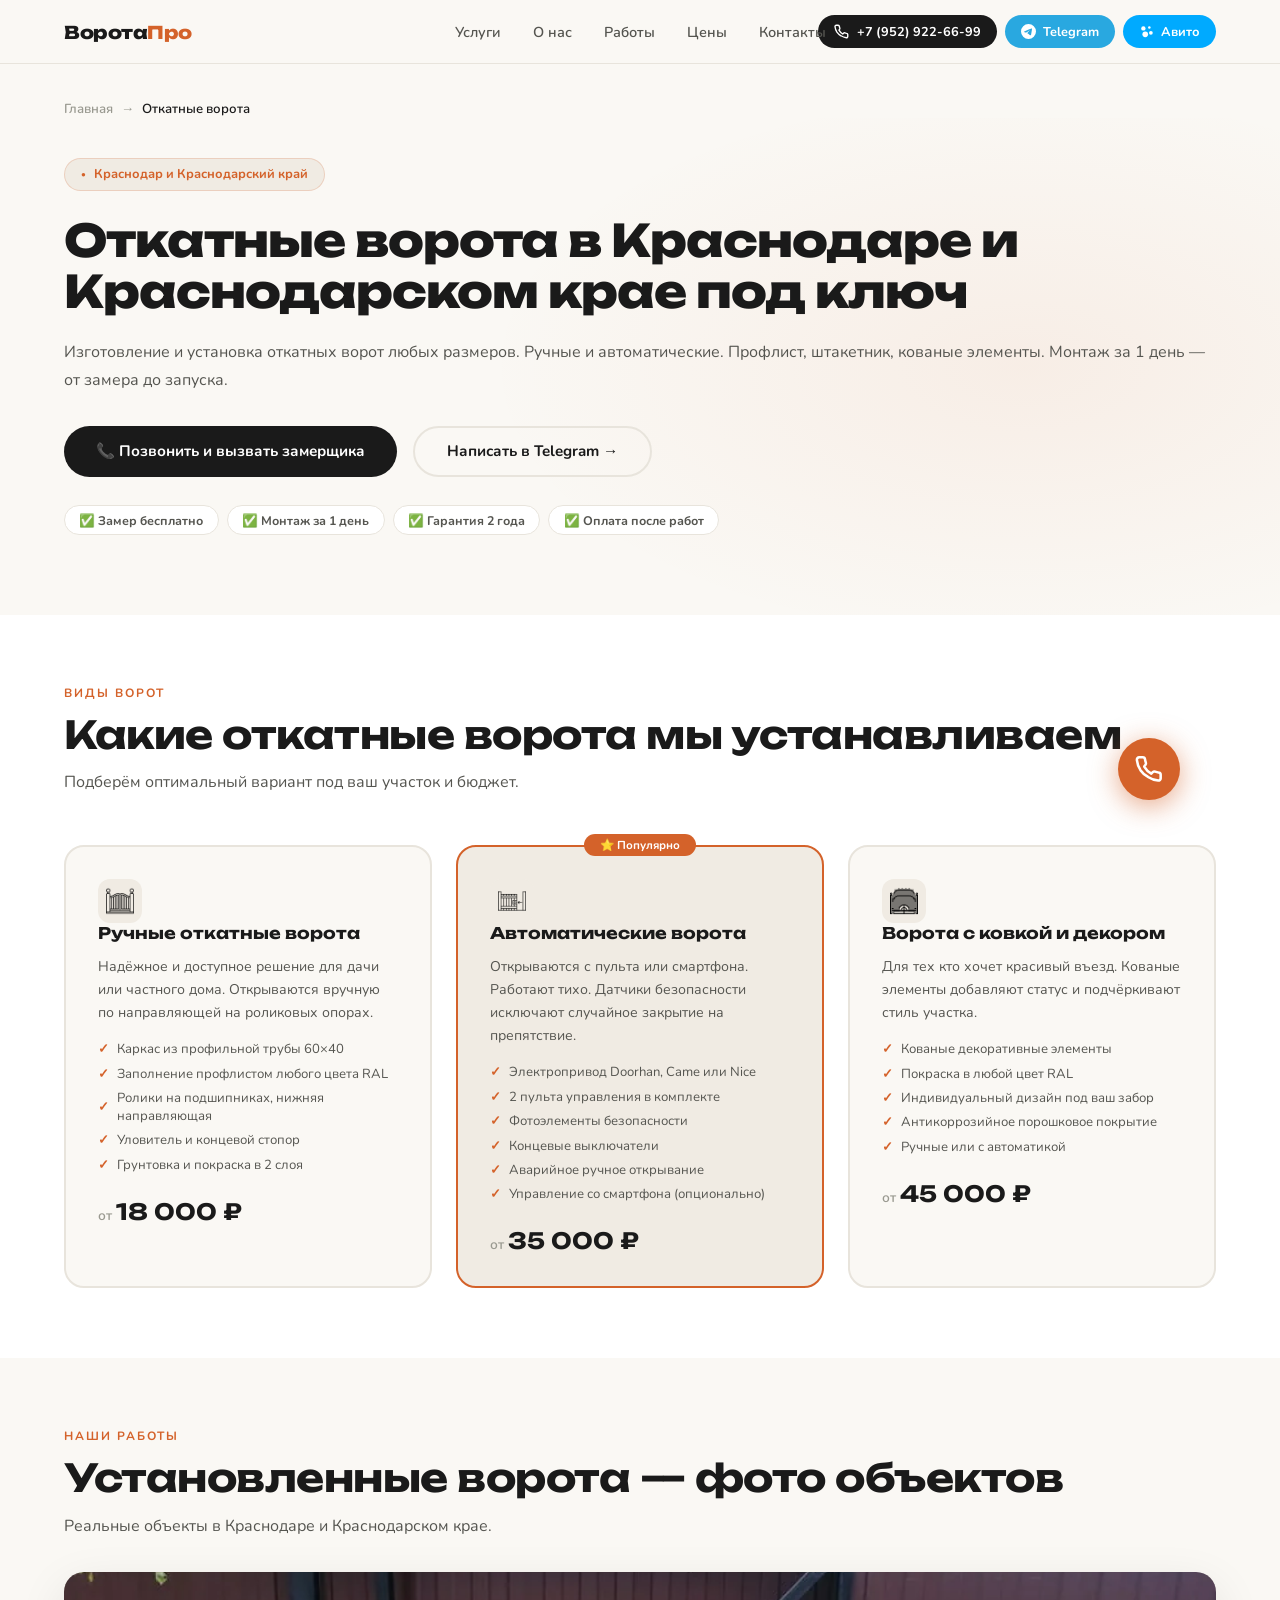
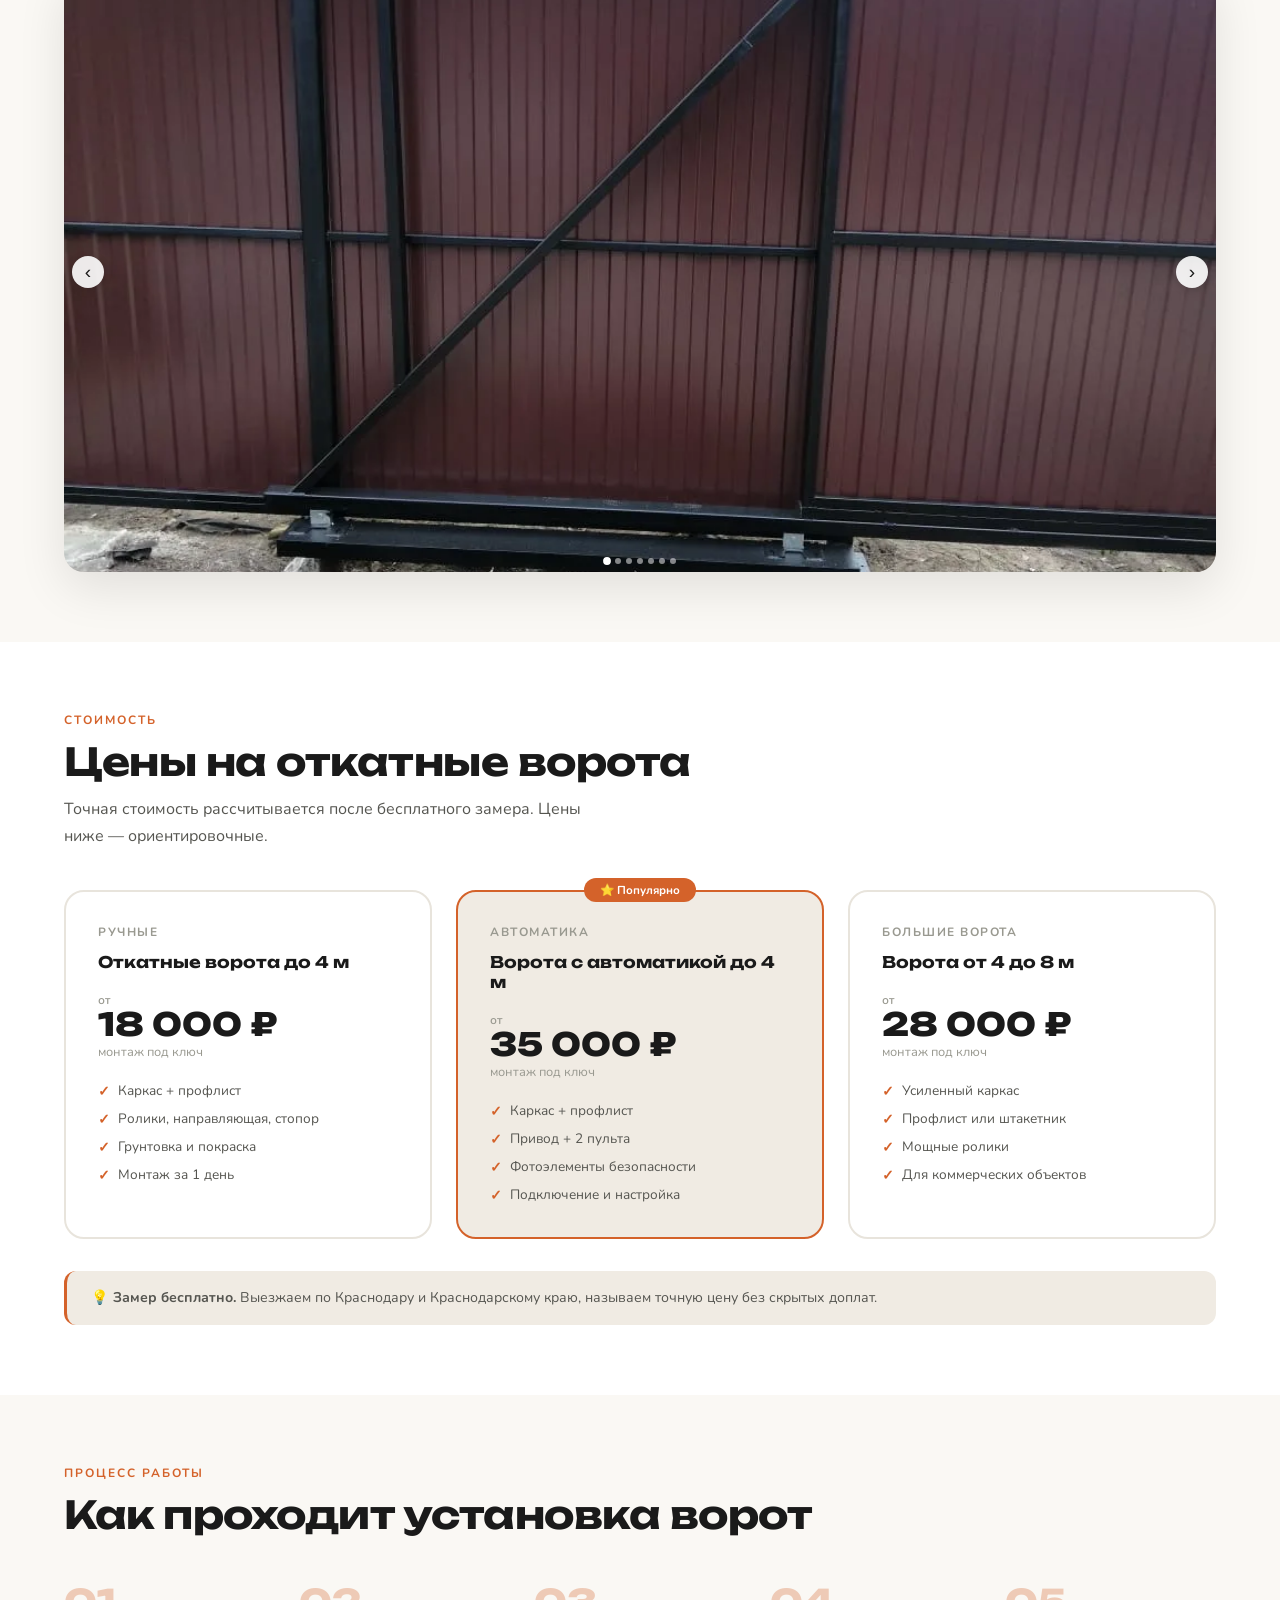
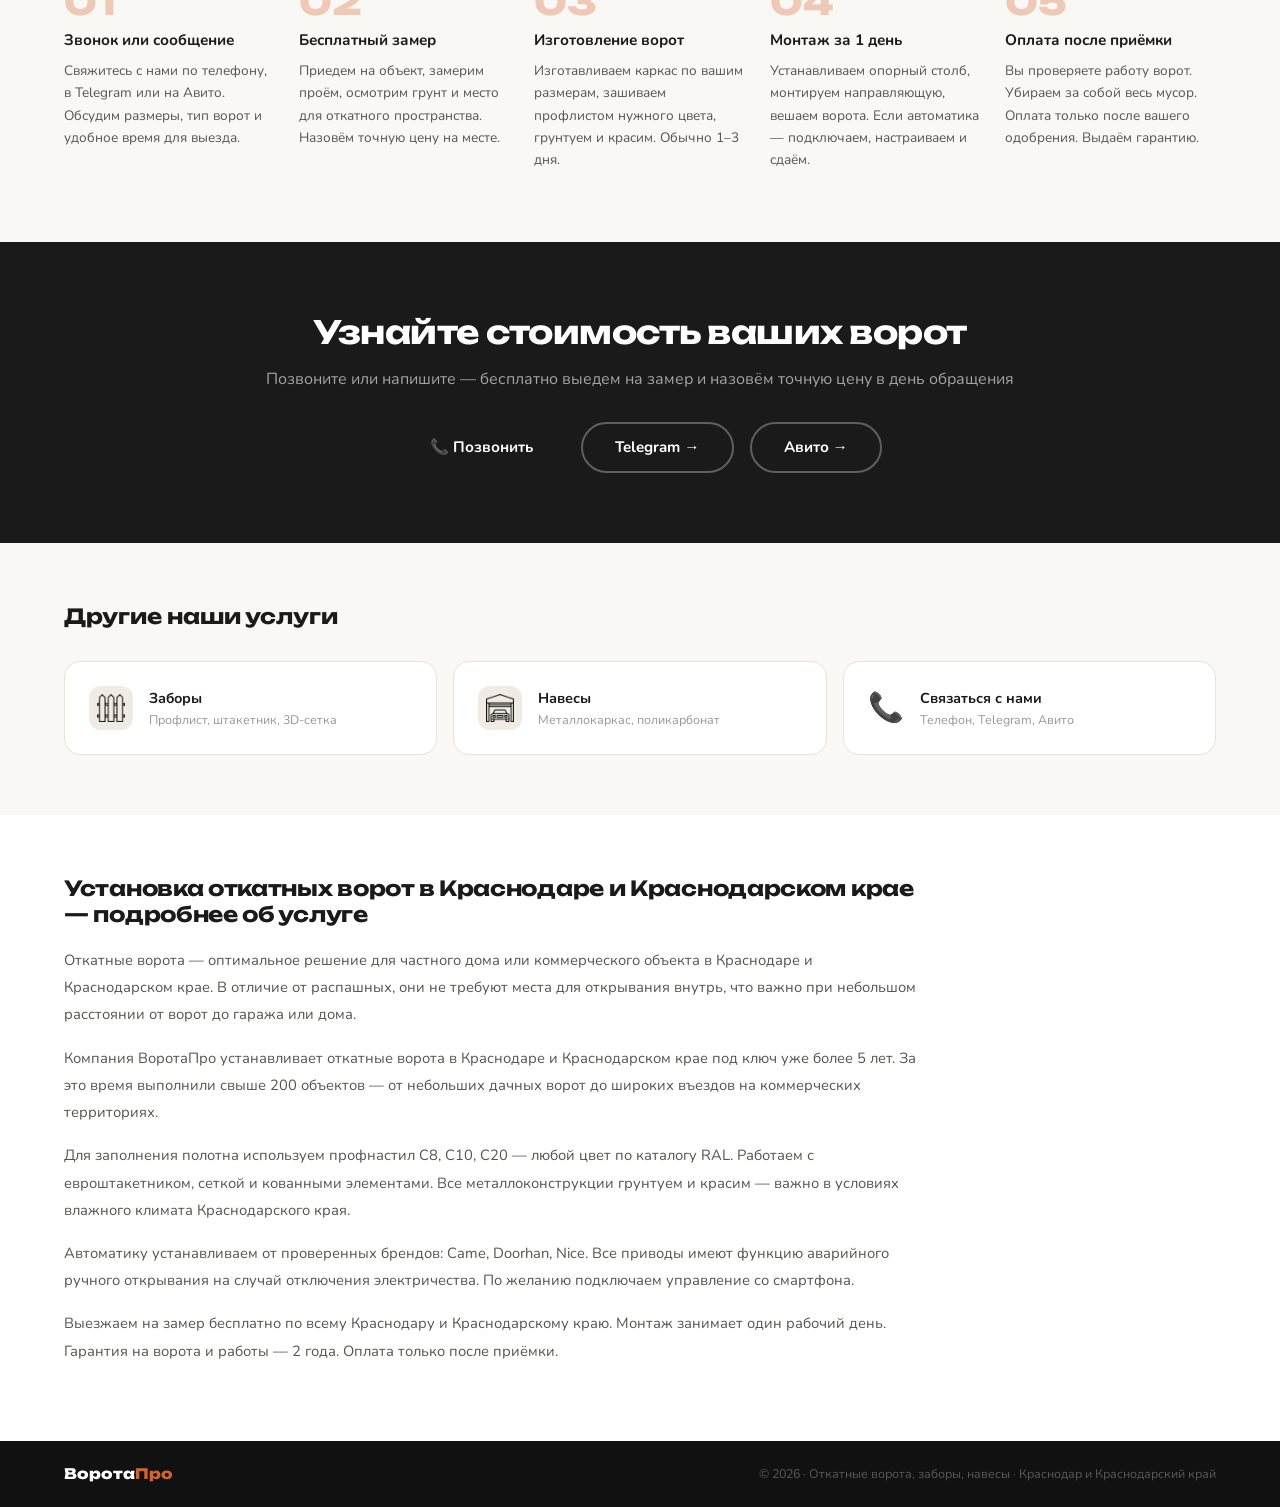
<file: gates.html>
<!DOCTYPE html>
<html lang="ru">
<head>
  <meta charset="UTF-8"/>
  <meta name="viewport" content="width=device-width, initial-scale=1.0"/>
  <title>Откатные ворота Краснодар — установка под ключ, цены | ВоротаПро</title>
  <meta name="description" content="Установка откатных ворот в Краснодаре под ключ. Ручные и автоматические, из профлиста и штакетника. Цены от 18 000 ₽, монтаж за 1 день, гарантия 2 года. Бесплатный замер по всему Краснодарскому краю."/>
  <meta name="keywords" content="откатные ворота Краснодар, автоматические откатные ворота Краснодар, ворота из профлиста Краснодар, установка ворот Краснодар цена, откатные ворота под ключ Краснодар, ворота с автоматикой Краснодар"/>
  <meta name="robots" content="index, follow"/>
  <link rel="canonical" href="https://vorotapro-krd.ru/gates.html"/>
  <meta property="og:type" content="website"/>
  <meta property="og:title" content="Откатные ворота Краснодар — ВоротаПро"/>
  <meta property="og:description" content="Установка откатных ворот в Краснодаре. Цены от 18 000 ₽, монтаж за 1 день, гарантия 2 года."/>
  <meta property="og:url" content="https://vorotapro-krd.ru/gates.html"/>
  <meta property="og:locale" content="ru_RU"/>
  <meta name="geo.region" content="RU-KDA"/>
  <meta name="geo.placename" content="Краснодар"/>
  <script type="application/ld+json">
  {
    "@context": "https://schema.org",
    "@type": "Service",
    "name": "Установка откатных ворот в Краснодаре",
    "provider": { "@type": "LocalBusiness", "name": "ВоротаПро", "telephone": "+79529226699" },
    "areaServed": { "@type": "City", "name": "Краснодар" },
    "offers": { "@type": "Offer", "price": "18000", "priceCurrency": "RUB" }
  }
  </script>
  <link rel="preconnect" href="https://fonts.googleapis.com">
  <link rel="preconnect" href="https://fonts.gstatic.com" crossorigin>
  <link href="https://fonts.googleapis.com/css2?family=Unbounded:wght@400;600;800&family=Nunito:wght@400;500;600&display=swap" rel="stylesheet"/>
  <link rel="stylesheet" href="style.css"/>
  <link rel="stylesheet" href="inner.css"/>
</head>
<body>

<nav>
  <a class="nav-logo" href="index.html">Ворота<span>Про</span></a>
  <ul class="nav-links">
    <li><a href="index.html#services">Услуги</a></li>
    <li><a href="index.html#about">О нас</a></li>
    <li><a href="index.html#gallery">Работы</a></li>
    <li><a href="index.html#prices">Цены</a></li>
    <li><a href="index.html#contacts">Контакты</a></li>
  </ul>
  <div class="nav-contacts">
    <a href="tel:+79529226699" class="nav-contact-btn nav-phone">
      <svg width="15" height="15" viewBox="0 0 24 24" fill="none" stroke="currentColor" stroke-width="2.2" stroke-linecap="round" stroke-linejoin="round"><path d="M22 16.92v3a2 2 0 0 1-2.18 2 19.79 19.79 0 0 1-8.63-3.07A19.5 19.5 0 0 1 4.69 13a19.79 19.79 0 0 1-3.07-8.67A2 2 0 0 1 3.6 2h3a2 2 0 0 1 2 1.72c.127.96.361 1.903.7 2.81a2 2 0 0 1-.45 2.11L7.91 9.91a16 16 0 0 0 6.06 6.06l1.27-1.27a2 2 0 0 1 2.11-.45c.907.339 1.85.573 2.81.7A2 2 0 0 1 22 16.92z"/></svg>
      <span>+7 (952) 922-66-99</span>
    </a>
    <a href="https://t.me/Wux123" target="_blank" rel="noopener" class="nav-contact-btn nav-tg">
      <svg width="15" height="15" viewBox="0 0 24 24" fill="currentColor"><path d="M11.944 0A12 12 0 0 0 0 12a12 12 0 0 0 12 12 12 12 0 0 0 12-12A12 12 0 0 0 12 0a12 12 0 0 0-.056 0zm4.962 7.224c.1-.002.321.023.465.14a.506.506 0 0 1 .171.325c.016.093.036.306.02.472-.18 1.898-.962 6.502-1.36 8.627-.168.9-.499 1.201-.82 1.23-.696.065-1.225-.46-1.9-.902-1.056-.693-1.653-1.124-2.678-1.8-1.185-.78-.417-1.21.258-1.91.177-.184 3.247-2.977 3.307-3.23.007-.032.014-.15-.056-.212s-.174-.041-.249-.024c-.106.024-1.793 1.14-5.061 3.345-.48.33-.913.49-1.302.48-.428-.008-1.252-.241-1.865-.44-.752-.245-1.349-.374-1.297-.789.027-.216.325-.437.893-.663 3.498-1.524 5.83-2.529 6.998-3.014 3.332-1.386 4.025-1.627 4.476-1.635z"/></svg>
      <span>Telegram</span>
    </a>
    <a href="https://www.avito.ru" target="_blank" rel="noopener" class="nav-contact-btn nav-avito">
      <svg width="15" height="15" viewBox="0 0 24 24" fill="currentColor"><circle cx="7" cy="7" r="3.5"/><circle cx="16.5" cy="5.5" r="2"/><circle cx="19" cy="14" r="3"/><circle cx="10" cy="16.5" r="4.5"/></svg>
      <span>Авито</span>
    </a>
  </div>
</nav>

<div class="breadcrumb">
  <div class="breadcrumb-inner">
    <a href="index.html">Главная</a>
    <span>→</span>
    <span>Откатные ворота</span>
  </div>
</div>

<section class="inner-hero" style="grid-template-columns: 1fr;">
  <div class="inner-hero-content">
    <div class="hero-badge">Краснодар и Краснодарский край</div>
    <h1>Откатные ворота в Краснодаре и Краснодарском крае под ключ</h1>
    <p class="inner-hero-sub">Изготовление и установка откатных ворот любых размеров. Ручные и автоматические. Профлист, штакетник, кованые элементы. Монтаж за 1 день — от замера до запуска.</p>
    <div class="inner-hero-actions">
      <a href="tel:+79529226699" class="btn-primary">📞 Позвонить и вызвать замерщика</a>
      <a href="https://t.me/Wux123" target="_blank" class="btn-secondary">Написать в Telegram →</a>
    </div>
    <div class="inner-hero-badges">
      <div class="inner-badge">✅ Замер бесплатно</div>
      <div class="inner-badge">✅ Монтаж за 1 день</div>
      <div class="inner-badge">✅ Гарантия 2 года</div>
      <div class="inner-badge">✅ Оплата после работ</div>
    </div>
  </div>
</section>

<!-- Виды ворот -->
<section class="inner-section" style="background:var(--white)">
  <div class="section-label">Виды ворот</div>
  <h2 class="section-title">Какие откатные ворота мы устанавливаем</h2>
  <p class="section-sub">Подберём оптимальный вариант под ваш участок и бюджет.</p>
  <div class="types-grid">
    <div class="type-card reveal">
      <div class="hero-card-icon">
        <img src="foto/uslugi/hand_vorota.png" alt="Ручные ворота" width="28" height="28"/>
      </div>
      <h3 class="type-title">Ручные откатные ворота</h3>
      <p class="type-desc">Надёжное и доступное решение для дачи или частного дома. Открываются вручную по направляющей на роликовых опорах.</p>
      <ul class="type-list">
        <li>Каркас из профильной трубы 60×40</li>
        <li>Заполнение профлистом любого цвета RAL</li>
        <li>Ролики на подшипниках, нижняя направляющая</li>
        <li>Уловитель и концевой стопор</li>
        <li>Грунтовка и покраска в 2 слоя</li>
      </ul>
      <div class="type-price">от <strong>18 000 ₽</strong></div>
    </div>
    <div class="type-card type-card-featured reveal">
      <div class="type-badge">⭐ Популярно</div>
      <div class="hero-card-icon">
        <img src="foto/uslugi/auto_gate.png" alt="Автоматические ворота" width="28" height="28"/>
      </div>
      <h3 class="type-title">Автоматические ворота</h3>
      <p class="type-desc">Открываются с пульта или смартфона. Работают тихо. Датчики безопасности исключают случайное закрытие на препятствие.</p>
      <ul class="type-list">
        <li>Электропривод Doorhan, Came или Nice</li>
        <li>2 пульта управления в комплекте</li>
        <li>Фотоэлементы безопасности</li>
        <li>Концевые выключатели</li>
        <li>Аварийное ручное открывание</li>
        <li>Управление со смартфона (опционально)</li>
      </ul>
      <div class="type-price">от <strong>35 000 ₽</strong></div>
    </div>
    <div class="type-card reveal">
      <div class="hero-card-icon">
        <img src="foto/uslugi/3_gate.png" alt="Ворота" width="28" height="28"/>
      </div>
      <h3 class="type-title">Ворота с ковкой и декором</h3>
      <p class="type-desc">Для тех кто хочет красивый въезд. Кованые элементы добавляют статус и подчёркивают стиль участка.</p>
      <ul class="type-list">
        <li>Кованые декоративные элементы</li>
        <li>Покраска в любой цвет RAL</li>
        <li>Индивидуальный дизайн под ваш забор</li>
        <li>Антикоррозийное порошковое покрытие</li>
        <li>Ручные или с автоматикой</li>
      </ul>
      <div class="type-price">от <strong>45 000 ₽</strong></div>
    </div>
  </div>
</section>

<!-- Наши работы -->
<section class="inner-section">
  <div class="section-label">Наши работы</div>
  <h2 class="section-title">Установленные ворота — фото объектов</h2>
  <p class="section-sub">Реальные объекты в Краснодаре и Краснодарском крае.</p>

  <div class="inner-hero-slider" data-slider style="margin-top: 2rem; height: 600px; border-radius: 20px;">
    <div class="slider-track">
      <div class="slide">
        <img src="foto/razdel/gates1.webp" alt="Откатные ворота из профлиста Краснодар"/>
      </div>
      <div class="slide">
        <img src="foto/razdel/gates2.webp" alt="Откатные ворота жалюзи на кирпичных столбах Краснодар"/>
      </div>
      <div class="slide">
        <img src="foto/razdel/gates3.webp" alt="Откатные ворота коричневые с кирпичными столбами Краснодар"/>
      </div>
      <div class="slide">
        <img src="foto/razdel/gates4.webp" alt="Откатные ворота из евроштакетника серые Краснодар"/>
      </div>
      <div class="slide">
        <img src="foto/razdel/gates5.webp" alt="Откатные ворота из евроштакетника серые Краснодар"/>
      </div>
      <div class="slide">
        <img src="foto/razdel/gates6.webp" alt="Откатные ворота из евроштакетника серые Краснодар"/>
      </div>
      <div class="slide">
        <img src="foto/razdel/gates7.webp" alt="Откатные ворота из евроштакетника серые Краснодар"/>
      </div>
    </div>
    <button class="slider-btn slider-prev">&#8249;</button>
    <button class="slider-btn slider-next">&#8250;</button>
    <div class="slider-dots"></div>
  </div>
</section>

<!-- Цены -->
<section class="inner-section" style="background:var(--white)">
  <div class="section-label">Стоимость</div>
  <h2 class="section-title">Цены на откатные ворота</h2>
  <p class="section-sub">Точная стоимость рассчитывается после бесплатного замера. Цены ниже — ориентировочные.</p>
  <div class="prices-grid" style="margin-top:2.5rem">
    <div class="price-card reveal">
      <div class="price-category">Ручные</div>
      <div class="price-title">Откатные ворота до 4 м</div>
      <div class="price-from">от</div>
      <div class="price-amount">18 000 ₽</div>
      <div class="price-unit">монтаж под ключ</div>
      <ul class="price-list">
        <li>Каркас + профлист</li>
        <li>Ролики, направляющая, стопор</li>
        <li>Грунтовка и покраска</li>
        <li>Монтаж за 1 день</li>
      </ul>
    </div>
    <div class="price-card featured reveal">
      <div class="featured-badge">⭐ Популярно</div>
      <div class="price-category">Автоматика</div>
      <div class="price-title">Ворота с автоматикой до 4 м</div>
      <div class="price-from">от</div>
      <div class="price-amount">35 000 ₽</div>
      <div class="price-unit">монтаж под ключ</div>
      <ul class="price-list">
        <li>Каркас + профлист</li>
        <li>Привод + 2 пульта</li>
        <li>Фотоэлементы безопасности</li>
        <li>Подключение и настройка</li>
      </ul>
    </div>
    <div class="price-card reveal">
      <div class="price-category">Большие ворота</div>
      <div class="price-title">Ворота от 4 до 8 м</div>
      <div class="price-from">от</div>
      <div class="price-amount">28 000 ₽</div>
      <div class="price-unit">монтаж под ключ</div>
      <ul class="price-list">
        <li>Усиленный каркас</li>
        <li>Профлист или штакетник</li>
        <li>Мощные ролики</li>
        <li>Для коммерческих объектов</li>
      </ul>
    </div>
  </div>
  <div class="price-note reveal">💡 <strong>Замер бесплатно.</strong> Выезжаем по Краснодару и Краснодарскому краю, называем точную цену без скрытых доплат.</div>
</section>

<!-- Как мы работаем -->
<section class="inner-section">
  <div class="section-label">Процесс работы</div>
  <h2 class="section-title">Как проходит установка ворот</h2>
  <div class="steps-grid">
    <div class="step reveal">
      <div class="step-num">01</div>
      <h3 class="step-title">Звонок или сообщение</h3>
      <p class="step-text">Свяжитесь с нами по телефону, в Telegram или на Авито. Обсудим размеры, тип ворот и удобное время для выезда.</p>
    </div>
    <div class="step reveal">
      <div class="step-num">02</div>
      <h3 class="step-title">Бесплатный замер</h3>
      <p class="step-text">Приедем на объект, замерим проём, осмотрим грунт и место для откатного пространства. Назовём точную цену на месте.</p>
    </div>
    <div class="step reveal">
      <div class="step-num">03</div>
      <h3 class="step-title">Изготовление ворот</h3>
      <p class="step-text">Изготавливаем каркас по вашим размерам, зашиваем профлистом нужного цвета, грунтуем и красим. Обычно 1–3 дня.</p>
    </div>
    <div class="step reveal">
      <div class="step-num">04</div>
      <h3 class="step-title">Монтаж за 1 день</h3>
      <p class="step-text">Устанавливаем опорный столб, монтируем направляющую, вешаем ворота. Если автоматика — подключаем, настраиваем и сдаём.</p>
    </div>
    <div class="step reveal">
      <div class="step-num">05</div>
      <h3 class="step-title">Оплата после приёмки</h3>
      <p class="step-text">Вы проверяете работу ворот. Убираем за собой весь мусор. Оплата только после вашего одобрения. Выдаём гарантию.</p>
    </div>
  </div>
</section>

<!-- CTA -->
<section class="inner-cta">
  <h2>Узнайте стоимость ваших ворот</h2>
  <p>Позвоните или напишите — бесплатно выедем на замер и назовём точную цену в день обращения</p>
  <div class="inner-cta-buttons">
    <a href="tel:+79529226699" class="btn-primary">📞 Позвонить</a>
    <a href="https://t.me/Wux123" target="_blank" class="btn-secondary">Telegram →</a>
    <a href="https://www.avito.ru" target="_blank" class="btn-secondary">Авито →</a>
  </div>
</section>

<!-- Другие услуги -->
<section class="other-services">
  <h2>Другие наши услуги</h2>
  <div class="other-services-grid">
    <a href="fences.html" class="other-service-card">
      <div class="hero-card-icon">
        <img src="foto/uslugi/fence.png" alt="Заборы" width="28" height="28"/>
      </div>
      <div>
        <div class="other-service-title">Заборы</div>
        <div class="other-service-sub">Профлист, штакетник, 3D-сетка</div>
      </div>
    </a>
    <a href="canopies.html" class="other-service-card">
      <div class="hero-card-icon">
        <img src="foto/uslugi/garage.png" alt="Навесы" width="28" height="28"/>
      </div>
      <div>
        <div class="other-service-title">Навесы</div>
        <div class="other-service-sub">Металлокаркас, поликарбонат</div>
      </div>
    </a>
    <a href="index.html#contacts" class="other-service-card">
      <div class="other-service-icon">📞</div>
      <div>
        <div class="other-service-title">Связаться с нами</div>
        <div class="other-service-sub">Телефон, Telegram, Авито</div>
      </div>
    </a>
  </div>
</section>

<!-- SEO text -->
<section class="seo-text">
  <div class="seo-text-inner">
    <h2>Установка откатных ворот в Краснодаре и Краснодарском крае — подробнее об услуге</h2>
    <p>Откатные ворота — оптимальное решение для частного дома или коммерческого объекта в Краснодаре и Краснодарском крае. В отличие от распашных, они не требуют места для открывания внутрь, что важно при небольшом расстоянии от ворот до гаража или дома.</p>
    <p>Компания ВоротаПро устанавливает откатные ворота в Краснодаре и Краснодарском крае под ключ уже более 5 лет. За это время выполнили свыше 200 объектов — от небольших дачных ворот до широких въездов на коммерческих территориях.</p>
    <p>Для заполнения полотна используем профнастил С8, С10, С20 — любой цвет по каталогу RAL. Работаем с евроштакетником, сеткой и кованными элементами. Все металлоконструкции грунтуем и красим — важно в условиях влажного климата Краснодарского края.</p>
    <p>Автоматику устанавливаем от проверенных брендов: Came, Doorhan, Nice. Все приводы имеют функцию аварийного ручного открывания на случай отключения электричества. По желанию подключаем управление со смартфона.</p>
    <p>Выезжаем на замер бесплатно по всему Краснодару и Краснодарскому краю. Монтаж занимает один рабочий день. Гарантия на ворота и работы — 2 года. Оплата только после приёмки.</p>
  </div>
</section>

<footer>
  <a class="footer-logo" href="index.html">Ворота<span>Про</span></a>
  <div class="footer-copy">© 2026 · Откатные ворота, заборы, навесы · Краснодар и Краснодарский край</div>
</footer>

<a href="tel:+79991234567" class="float-call" aria-label="Позвонить нам">
  <span class="float-call-tooltip">Позвонить</span>
  <svg viewBox="0 0 24 24" fill="none" stroke="currentColor" stroke-width="2.2" stroke-linecap="round" stroke-linejoin="round"><path d="M22 16.92v3a2 2 0 0 1-2.18 2 19.79 19.79 0 0 1-8.63-3.07A19.5 19.5 0 0 1 4.69 13a19.79 19.79 0 0 1-3.07-8.67A2 2 0 0 1 3.6 2h3a2 2 0 0 1 2 1.72c.127.96.361 1.903.7 2.81a2 2 0 0 1-.45 2.11L7.91 9.91a16 16 0 0 0 6.06 6.06l1.27-1.27a2 2 0 0 1 2.11-.45c.907.339 1.85.573 2.81.7A2 2 0 0 1 22 16.92z"/></svg>
</a>

<script src="scirpt.js"></script>
</body>
</html>
</file>
<file: style.css>
*, *::before, *::after { box-sizing: border-box; margin: 0; padding: 0; }

:root {
  --cream: #faf8f4;
  --white: #ffffff;
  --charcoal: #1a1a1a;
  --mid: #555550;
  --muted: #999990;
  --accent: #d4622a;
  --accent-light: #f0ebe3;
  --steel: #3a4a5c;
  --border: #e8e4dc;
  --shadow: 0 4px 32px rgba(0,0,0,0.08);
}

html { scroll-behavior: smooth; }

body {
  font-family: 'Nunito', sans-serif;
  background: var(--cream);
  color: var(--charcoal);
  overflow-x: hidden;
}

/* ===================== NAV ===================== */
nav {
  position: fixed; top: 0; left: 0; right: 0; z-index: 100;
  background: rgba(250,248,244,0.95);
  backdrop-filter: blur(12px);
  border-bottom: 1px solid var(--border);
  padding: 0 5%;
  display: flex; align-items: center; justify-content: space-between;
  height: 64px;
}
.nav-logo {
  font-family: 'Unbounded', sans-serif;
  font-size: 1.1rem; font-weight: 800;
  color: var(--charcoal);
  text-decoration: none;
  letter-spacing: -0.5px;
  flex-shrink: 0;
}
.nav-logo span { color: var(--accent); }
.nav-links {
  display: flex; gap: 2rem; list-style: none;
  position: absolute; left: 50%; transform: translateX(-50%);
}
.nav-links a {
  text-decoration: none; color: var(--mid);
  font-size: 0.9rem; font-weight: 600;
  transition: color 0.2s;
  position: relative; padding-bottom: 3px;
}
.nav-links a::after {
  content: '';
  position: absolute; left: 0; bottom: 0; right: 0;
  height: 2px; background: var(--accent);
  transform: scaleX(0); transform-origin: left;
  transition: transform 0.25s ease;
  border-radius: 2px;
}
.nav-links a:hover::after,
.nav-links a.active::after { transform: scaleX(1); }
.nav-links a:hover,
.nav-links a.active { color: var(--accent); }

.nav-contacts {
  display: flex; align-items: center; gap: 0.5rem; flex-shrink: 0;
}
.nav-contact-btn {
  display: inline-flex; align-items: center; gap: 0.45rem;
  padding: 0.45rem 1rem; border-radius: 50px;
  text-decoration: none; font-size: 0.8rem; font-weight: 700;
  transition: background 0.2s, transform 0.2s, box-shadow 0.2s;
  white-space: nowrap;
}
.nav-contact-btn:hover { transform: translateY(-1px); box-shadow: 0 4px 12px rgba(0,0,0,0.12); }
.nav-phone { background: var(--charcoal); color: #fff; }
.nav-phone:hover { background: var(--accent); }
.nav-tg { background: #29a8e0; color: #fff; }
.nav-tg:hover { background: #1a8fc7; }
.nav-avito { background: #00aaff; color: #fff; }
.nav-avito:hover { background: #0090dd; }

@media (max-width: 1100px) {
  .nav-phone span { display: none; }
  .nav-contact-btn { padding: 0.45rem 0.65rem; }
}
@media (max-width: 900px) { .nav-links { display: none; } }
@media (max-width: 700px) {
  nav { padding: 0 4%; }
  .nav-tg span, .nav-avito span { display: none; }
}

/* ===================== HERO ===================== */
.hero {
  min-height: 100vh;
  display: flex; align-items: center;
  padding: 120px 5% 80px;
  position: relative;
  overflow: hidden;
}
.hero-bg {
  position: absolute; inset: 0; z-index: 0;
  background:
    radial-gradient(ellipse 60% 60% at 70% 40%, rgba(212,98,42,0.08) 0%, transparent 70%),
    radial-gradient(ellipse 40% 50% at 20% 80%, rgba(58,74,92,0.06) 0%, transparent 60%);
}
.hero-grid-bg {
  position: absolute; inset: 0; z-index: 0;
  background-image:
    linear-gradient(var(--border) 1px, transparent 1px),
    linear-gradient(90deg, var(--border) 1px, transparent 1px);
  background-size: 60px 60px;
  opacity: 0.4;
  mask-image: radial-gradient(ellipse 80% 80% at 50% 50%, black 30%, transparent 100%);
}
.hero-content { position: relative; z-index: 1; max-width: 640px; }
.hero-badge {
  display: inline-flex; align-items: center; gap: 0.5rem;
  background: var(--accent-light); border: 1px solid rgba(212,98,42,0.2);
  color: var(--accent); border-radius: 50px;
  padding: 0.4rem 1rem; font-size: 0.8rem; font-weight: 700;
  margin-bottom: 1.5rem;
  animation: fadeUp 0.6s ease both;
}
.hero-badge::before { content: '●'; font-size: 0.5rem; }
h1 {
  font-family: 'Unbounded', sans-serif;
  font-size: clamp(2rem, 5vw, 3.8rem);
  font-weight: 800; line-height: 1.1;
  letter-spacing: -1.5px;
  color: var(--charcoal);
  animation: fadeUp 0.6s 0.1s ease both;
}
h1 span { color: var(--accent); }
.hero-sub {
  margin-top: 1.2rem;
  font-size: 1.1rem; color: var(--mid); line-height: 1.7;
  max-width: 500px;
  animation: fadeUp 0.6s 0.2s ease both;
}
.hero-actions {
  margin-top: 2rem; display: flex; gap: 1rem; flex-wrap: wrap;
  animation: fadeUp 0.6s 0.3s ease both;
}
.btn-primary {
  background: var(--charcoal); color: #fff;
  padding: 0.85rem 2rem; border-radius: 50px;
  text-decoration: none; font-weight: 700; font-size: 0.95rem;
  transition: background 0.2s, transform 0.2s;
  display: inline-flex; align-items: center; gap: 0.5rem;
}
.btn-primary:hover { background: var(--accent); transform: translateY(-2px); }
.btn-secondary {
  background: transparent; color: var(--charcoal);
  padding: 0.85rem 2rem; border-radius: 50px;
  text-decoration: none; font-weight: 700; font-size: 0.95rem;
  border: 2px solid var(--border);
  transition: border-color 0.2s, color 0.2s, transform 0.2s;
  display: inline-flex; align-items: center; gap: 0.5rem;
}
.btn-secondary:hover { border-color: var(--accent); color: var(--accent); transform: translateY(-2px); }

.hero-stats {
  margin-top: 3rem;
  display: flex; gap: 2.5rem; flex-wrap: wrap;
  animation: fadeUp 0.6s 0.4s ease both;
}
.stat-num {
  font-family: 'Unbounded', sans-serif;
  font-size: 1.8rem; font-weight: 800; color: var(--charcoal); line-height: 1;
}
.stat-label { font-size: 0.8rem; color: var(--muted); margin-top: 0.2rem; font-weight: 600; }

.hero-visual {
  position: absolute; right: 5%; top: 50%; transform: translateY(-50%);
  z-index: 1;
  display: flex; flex-direction: column; gap: 1rem;
  animation: fadeLeft 0.8s 0.3s ease both;
}
@media (max-width: 960px) { .hero-visual { display: none; } }
.hero-card {
  background: var(--white);
  border: 1px solid var(--border);
  border-radius: 16px;
  padding: 1.2rem 1.5rem;
  box-shadow: var(--shadow);
  display: flex; align-items: center; gap: 1rem;
  min-width: 220px;
}
.hero-card-icon {
  width: 44px; height: 44px;
  background: var(--accent-light);
  border-radius: 12px;
  display: flex; align-items: center; justify-content: center;
  font-size: 1.3rem; flex-shrink: 0;
}
.hero-card-text { font-size: 0.85rem; font-weight: 700; color: var(--charcoal); }
.hero-card-sub { font-size: 0.75rem; color: var(--muted); margin-top: 0.1rem; }

/* ===================== SECTIONS ===================== */
section { padding: 80px 5%; }
.section-label {
  font-size: 0.75rem; font-weight: 700; letter-spacing: 2px;
  text-transform: uppercase; color: var(--accent);
  margin-bottom: 0.75rem;
}
.section-title {
  font-family: 'Unbounded', sans-serif;
  font-size: clamp(1.6rem, 3vw, 2.4rem);
  font-weight: 700; letter-spacing: -0.5px;
  line-height: 1.15; color: var(--charcoal);
}
.section-sub {
  margin-top: 0.75rem;
  font-size: 1rem; color: var(--mid); max-width: 560px; line-height: 1.7;
}

/* ===================== SERVICES ===================== */
#services { background: var(--white); }
.services-grid {
  display: grid;
  grid-template-columns: repeat(auto-fit, minmax(300px, 1fr));
  gap: 1.5rem; margin-top: 3rem;
}
.service-card {
  background: var(--cream);
  border: 1px solid var(--border);
  border-radius: 20px;
  overflow: hidden;
  transition: transform 0.25s, box-shadow 0.25s;
  position: relative;
}
.service-card::after {
  content: '';
  position: absolute; bottom: 0; left: 0; right: 0;
  height: 3px; background: var(--accent);
  transform: scaleX(0); transition: transform 0.3s;
  transform-origin: left;
}
.service-card:hover { transform: translateY(-4px); box-shadow: var(--shadow); }
.service-card:hover::after { transform: scaleX(1); }
.service-body { padding: 1.5rem 2rem 2rem; }
.service-icon {
  width: 52px; height: 52px;
  background: var(--accent-light);
  border-radius: 14px;
  display: flex; align-items: center; justify-content: center;
  font-size: 1.5rem; margin-bottom: 1rem;
}
.service-title {
  font-family: 'Unbounded', sans-serif;
  font-size: 0.95rem; font-weight: 700; margin-bottom: 0.6rem;
  color: var(--charcoal);
}
.service-desc { font-size: 0.88rem; color: var(--mid); line-height: 1.65; }
.service-features {
  margin-top: 0.85rem; list-style: none; display: flex; flex-direction: column; gap: 0.35rem;
}
.service-features li {
  font-size: 0.82rem; color: var(--mid); display: flex; align-items: center; gap: 0.5rem;
}
.service-features li::before { content: '→'; color: var(--accent); font-weight: 700; }

/* ===================== SERVICE SLIDER ===================== */
.service-slider {
  position: relative;
  overflow: hidden;
  background: #e8e4dc;
  height: 200px;
  cursor: grab;
}
.service-slider:active { cursor: grabbing; }
.slider-track {
  display: flex;
  height: 100%;
  transition: transform 0.4s cubic-bezier(0.4, 0, 0.2, 1);
  will-change: transform;
}
.slide {
  min-width: 100%;
  height: 100%;
  flex-shrink: 0;
  display: flex;
  align-items: center;
  justify-content: center;
  overflow: hidden;
}
.slide img {
  width: 100%; height: 100%;
  object-fit: cover;
  display: block;
}
.slide-placeholder {
  flex-direction: column;
  gap: 0.5rem;
  background: linear-gradient(135deg, #e8e4dc 0%, #d8d3c8 100%);
}
.slide-placeholder svg { width: 55%; height: 55%; opacity: 0.3; }
.slide-placeholder span {
  font-size: 0.72rem; color: var(--muted); font-weight: 600;
  text-align: center; padding: 0 1rem;
}

.slider-btn {
  position: absolute; top: 50%; transform: translateY(-50%);
  width: 32px; height: 32px; border-radius: 50%;
  border: none; cursor: pointer;
  background: rgba(255,255,255,0.9);
  color: var(--charcoal);
  font-size: 1.2rem; line-height: 1;
  display: flex; align-items: center; justify-content: center;
  box-shadow: 0 2px 8px rgba(0,0,0,0.15);
  transition: background 0.2s, transform 0.2s;
  z-index: 2;
  padding: 0;
}
.slider-btn:hover { background: var(--accent); color: #fff; transform: translateY(-50%) scale(1.1); }
.slider-prev { left: 8px; }
.slider-next { right: 8px; }

.slider-dots {
  position: absolute; bottom: 8px; left: 50%; transform: translateX(-50%);
  display: flex; gap: 5px; z-index: 2;
}
.slider-dot {
  width: 6px; height: 6px; border-radius: 50%;
  background: rgba(255,255,255,0.5);
  cursor: pointer; transition: background 0.2s, transform 0.2s;
  border: none;
}
.slider-dot.active {
  background: #fff;
  transform: scale(1.3);
}

/* ===================== GALLERY ===================== */
#gallery { background: var(--cream); }

.gallery-main-slider {
  position: relative;
  border-radius: 20px;
  overflow: hidden;
  margin-top: 2.5rem;
  background: #e8e4dc;
  cursor: grab;
}
.gallery-main-slider:active { cursor: grabbing; }
.gallery-slider-track {
  display: flex;
  transition: transform 0.45s cubic-bezier(0.4, 0, 0.2, 1);
  will-change: transform;
}
.gallery-slide {
  min-width: 100%;
  aspect-ratio: 16/7;
  display: flex;
  align-items: center;
  justify-content: center;
  position: relative;
  overflow: hidden;
  margin: 0;
}
.gallery-slide img {
  width: 100%; height: 100%;
  object-fit: cover;
  display: block;
}
.gallery-slide.slide-placeholder {
  flex-direction: column;
  gap: 1rem;
  background: linear-gradient(135deg, #e8e4dc 0%, #d0cbbf 100%);
}
.gallery-slide.slide-placeholder svg { width: 40%; height: 40%; opacity: 0.25; }
.gallery-slide-label {
  position: absolute; bottom: 0; left: 0; right: 0;
  background: linear-gradient(transparent, rgba(0,0,0,0.55));
  color: #fff; font-weight: 700; font-size: 0.9rem;
  padding: 2rem 1.5rem 1rem;
}
.gallery-slide.slide-placeholder .gallery-slide-label {
  position: static;
  background: none;
  color: var(--muted);
  font-size: 0.8rem; font-weight: 600;
  text-align: center; padding: 0 1rem;
}

.gallery-btn {
  position: absolute; top: 50%; transform: translateY(-50%);
  width: 48px; height: 48px; border-radius: 50%;
  border: none; cursor: pointer;
  background: rgba(255,255,255,0.92);
  color: var(--charcoal);
  font-size: 1.6rem; line-height: 1;
  display: flex; align-items: center; justify-content: center;
  box-shadow: 0 4px 16px rgba(0,0,0,0.15);
  transition: background 0.2s, transform 0.2s;
  z-index: 2; padding: 0;
}
.gallery-btn:hover { background: var(--accent); color: #fff; transform: translateY(-50%) scale(1.08); }
.gallery-prev { left: 16px; }
.gallery-next { right: 16px; }

.gallery-counter {
  position: absolute; top: 14px; right: 16px;
  background: rgba(0,0,0,0.45);
  color: #fff; font-size: 0.78rem; font-weight: 700;
  padding: 0.25rem 0.7rem; border-radius: 50px;
  z-index: 2;
}

.gallery-thumbs {
  display: flex; gap: 0.75rem; margin-top: 1rem; flex-wrap: wrap;
}
.gallery-thumb {
  flex: 1; min-width: 80px;
  background: var(--white);
  border: 2px solid var(--border);
  border-radius: 12px;
  padding: 0.75rem 0.5rem;
  cursor: pointer;
  display: flex; flex-direction: column; align-items: center; gap: 0.35rem;
  transition: border-color 0.2s, transform 0.2s;
}
.gallery-thumb:hover { border-color: var(--accent); transform: translateY(-2px); }
.gallery-thumb.active { border-color: var(--accent); background: var(--accent-light); }
.thumb-icon { font-size: 1.4rem; }
.gallery-thumb span { font-size: 0.72rem; font-weight: 700; color: var(--mid); text-align: center; }

/* ===================== PRICES ===================== */
#prices { background: var(--white); }
.prices-grid {
  display: grid;
  grid-template-columns: repeat(auto-fit, minmax(240px, 1fr));
  gap: 1.5rem; margin-top: 3rem;
}
.price-card {
  border: 2px solid var(--border);
  border-radius: 20px; padding: 2rem;
  transition: border-color 0.2s, transform 0.2s, box-shadow 0.2s;
  position: relative;
}
.price-card.featured {
  border-color: var(--accent);
  background: var(--accent-light);
}
.price-card:hover:not(.featured) { border-color: var(--accent); transform: translateY(-3px); box-shadow: var(--shadow); }
.featured-badge {
  position: absolute; top: -14px; left: 50%; transform: translateX(-50%);
  background: var(--accent); color: #fff;
  padding: 0.25rem 1rem; border-radius: 50px;
  font-size: 0.72rem; font-weight: 700; white-space: nowrap;
}
.price-category {
  font-size: 0.75rem; font-weight: 700; letter-spacing: 1.5px;
  text-transform: uppercase; color: var(--muted); margin-bottom: 0.75rem;
}
.price-title {
  font-family: 'Unbounded', sans-serif;
  font-size: 1rem; font-weight: 700; color: var(--charcoal); margin-bottom: 1.25rem;
}
.price-from { font-size: 0.75rem; color: var(--muted); font-weight: 600; }
.price-amount {
  font-family: 'Unbounded', sans-serif;
  font-size: 2rem; font-weight: 800; color: var(--charcoal); line-height: 1;
}
.price-unit { font-size: 0.8rem; color: var(--muted); margin-top: 0.2rem; margin-bottom: 1.25rem; }
.price-list { list-style: none; display: flex; flex-direction: column; gap: 0.5rem; }
.price-list li {
  font-size: 0.85rem; color: var(--mid);
  display: flex; align-items: flex-start; gap: 0.5rem;
}
.price-list li::before { content: '✓'; color: var(--accent); font-weight: 700; flex-shrink: 0; margin-top: 0.05rem; }
.price-note {
  margin-top: 2rem; padding: 1rem 1.5rem;
  background: var(--accent-light); border-radius: 12px;
  border-left: 3px solid var(--accent);
  font-size: 0.88rem; color: var(--mid); line-height: 1.6;
}

/* ===================== WHY ===================== */
#why { background: var(--cream); }
.why-grid {
  display: grid; grid-template-columns: repeat(auto-fit, minmax(200px, 1fr));
  gap: 1.5rem; margin-top: 3rem;
}
.why-item { display: flex; flex-direction: column; gap: 0.75rem; }
.why-num {
  font-family: 'Unbounded', sans-serif;
  font-size: 2.5rem; font-weight: 800;
  color: var(--accent); line-height: 1; opacity: 0.3;
}
.why-title { font-weight: 700; font-size: 0.95rem; color: var(--charcoal); }
.why-text { font-size: 0.85rem; color: var(--mid); line-height: 1.65; }

/* ===================== CONTACTS ===================== */
#contacts { background: var(--charcoal); }
#contacts .section-label { color: #d4622a; }
#contacts .section-title { color: #fff; }
#contacts .section-sub { color: rgba(255,255,255,0.55); }
.contacts-grid {
  display: grid; grid-template-columns: repeat(auto-fit, minmax(200px, 1fr));
  gap: 1rem; margin-top: 3rem;
}
.contact-card {
  background: rgba(255,255,255,0.05);
  border: 1px solid rgba(255,255,255,0.1);
  border-radius: 20px; padding: 1.75rem;
  text-decoration: none;
  transition: background 0.2s, border-color 0.2s, transform 0.2s;
  display: flex; align-items: center; gap: 1.25rem;
}
.contact-card:hover {
  background: rgba(212,98,42,0.15);
  border-color: rgba(212,98,42,0.4);
  transform: translateY(-3px);
}
.contact-icon {
  width: 52px; height: 52px; border-radius: 14px;
  background: rgba(255,255,255,0.08);
  display: flex; align-items: center; justify-content: center;
  font-size: 1.5rem; flex-shrink: 0;
}
.contact-label { font-size: 0.75rem; color: rgba(255,255,255,0.4); font-weight: 600; margin-bottom: 0.2rem; }
.contact-value { font-size: 1rem; font-weight: 700; color: #fff; }
.contact-hint { font-size: 0.78rem; color: rgba(255,255,255,0.35); margin-top: 0.15rem; }
.work-hours {
  margin-top: 2.5rem; padding: 1.5rem 2rem;
  background: rgba(255,255,255,0.04);
  border: 1px solid rgba(255,255,255,0.08);
  border-radius: 16px;
  display: flex; align-items: center; gap: 1rem; flex-wrap: wrap;
}
.work-hours-icon { font-size: 1.5rem; }
.work-hours-text { font-size: 0.9rem; color: rgba(255,255,255,0.6); }
.work-hours-text strong { color: #fff; }

/* ===================== FOOTER ===================== */
footer {
  background: #111;
  padding: 1.5rem 5%;
  display: flex; align-items: center; justify-content: space-between;
  flex-wrap: wrap; gap: 1rem;
}
.footer-logo {
  font-family: 'Unbounded', sans-serif;
  font-size: 0.9rem; font-weight: 800; color: #fff;
  text-decoration: none;
}
.footer-logo span { color: var(--accent); }
.footer-copy { font-size: 0.78rem; color: rgba(255,255,255,0.3); }

/* ===================== ANIMATIONS ===================== */
@keyframes fadeUp {
  from { opacity: 0; transform: translateY(20px); }
  to   { opacity: 1; transform: translateY(0); }
}
@keyframes fadeLeft {
  from { opacity: 0; transform: translate(20px, -50%); }
  to   { opacity: 1; transform: translate(0, -50%); }
}
.reveal { opacity: 0; transform: translateY(24px); transition: opacity 0.6s ease, transform 0.6s ease; }
.reveal.visible { opacity: 1; transform: translateY(0); }

/* ===================== MOBILE ===================== */
@media (max-width: 700px) {
  section { padding: 60px 4%; }
  .hero { padding: 100px 4% 60px; }
  .services-grid { grid-template-columns: 1fr; }
  .gallery-btn { width: 36px; height: 36px; font-size: 1.2rem; }
  .gallery-prev { left: 8px; }
  .gallery-next { right: 8px; }
  .gallery-thumbs { gap: 0.5rem; }
  .gallery-thumb { min-width: 60px; padding: 0.5rem 0.3rem; }
}
/* ===================== FLOATING CALL BUTTON ===================== */
.float-call {
  position: fixed;
  bottom: 100px;
  right: 100px;
  z-index: 99999;
  width: 62px;
  height: 62px;
  border-radius: 50%;
  background: #d4622a;
  color: #fff;
  text-decoration: none;
  display: flex;
  align-items: center;
  justify-content: center;
  box-shadow: 0 6px 28px rgba(212,98,42,0.55);
  animation: floatPulse 2.5s ease-in-out infinite;
  transition: background 0.2s, transform 0.2s, box-shadow 0.2s;
}
.float-call:hover {
  background: #b84f1f;
  transform: scale(1.12);
  animation: none;
  box-shadow: 0 10px 36px rgba(212,98,42,0.65);
}
.float-call svg {
  width: 28px;
  height: 28px;
  flex-shrink: 0;
}
.float-call-tooltip {
  position: absolute;
  right: 72px;
  background: #1a1a1a;
  color: #fff;
  font-size: 0.8rem;
  font-weight: 700;
  font-family: 'Nunito', sans-serif;
  padding: 0.45rem 1rem;
  border-radius: 8px;
  white-space: nowrap;
  opacity: 0;
  pointer-events: none;
  transition: opacity 0.2s, transform 0.2s;
  transform: translateX(6px);
}
.float-call-tooltip::after {
  content: '';
  position: absolute;
  right: -6px;
  top: 50%;
  transform: translateY(-50%);
  border: 6px solid transparent;
  border-right: none;
  border-left-color: #1a1a1a;
}
.float-call:hover .float-call-tooltip {
  opacity: 1;
  transform: translateX(0);
}
@keyframes floatPulse {
  0%, 100% { box-shadow: 0 6px 24px rgba(212,98,42,0.45); transform: scale(1); }
  50%       { box-shadow: 0 8px 36px rgba(212,98,42,0.7);  transform: scale(1.07); }
}
@media (max-width: 700px) {
  .float-call { bottom: 100px; right: 50px; width: 70px; height: 70px; }
  .float-call-tooltip { display: none; }
}
.service-photo {
  height: 200px;
  overflow: hidden;
  background: #e8e4dc;
}
.service-photo img {
  width: 100%;
  height: 100%;
  object-fit: cover;
  display: block;
}
/* ===================== GALLERY GRID ===================== */
#gallery { background: var(--cream); }
.gallery-grid {
  display: grid;
  grid-template-columns: repeat(3, 1fr);
  grid-template-rows: 350px 350px;
  gap: 1rem;
  margin-top: 3rem;
}
.gallery-item {
  border-radius: 16px;
  overflow: hidden;
  position: relative;
  background: var(--border);
  transition: transform 0.25s;
  cursor: pointer;
}
.gallery-item:nth-child(1) {
  grid-column: span 2;
  grid-row: 1;
}
.gallery-item:nth-child(2) {
  grid-column: 3;
  grid-row: 1;
}
.gallery-item:hover { transform: scale(1.01); }
.gallery-placeholder {
  width: 100%; height: 100%;
  display: flex; flex-direction: column;
  align-items: center; justify-content: center;
  gap: 0.75rem;
  background: linear-gradient(135deg, #e8e4dc 0%, #d8d3c8 100%);
}
.gallery-placeholder svg { width: 50%; height: 50%; opacity: 0.25; }
.ph-text {
  font-size: 0.78rem; color: var(--muted);
  font-weight: 600; text-align: center; padding: 0 1rem;
}
.gallery-item .overlay {
  position: absolute; inset: 0;
  background: rgba(26,26,26,0);
  transition: background 0.3s;
  display: flex; align-items: flex-end; padding: 1rem;
}
.gallery-item:hover .overlay { background: rgba(26,26,26,0.4); }
.overlay-tag {
  background: rgba(255,255,255,0.95);
  color: var(--charcoal);
  padding: 0.3rem 0.8rem; border-radius: 50px;
  font-size: 0.75rem; font-weight: 700;
  opacity: 0; transform: translateY(8px);
  transition: opacity 0.3s, transform 0.3s;
}
.gallery-item:hover .overlay-tag { opacity: 1; transform: translateY(0); }
@media (max-width: 700px) {
  .gallery-grid {
    grid-template-columns: 1fr 1fr;
    grid-template-rows: auto;
  }
  .gallery-item:nth-child(1) { grid-column: span 2; grid-row: auto; }
  .gallery-item:nth-child(2) { grid-column: auto; grid-row: auto; }
}
/* Слайдер внутри gallery-item */
.gallery-item .slider-track {
  display: flex;
  height: 100%;
  transition: transform 0.4s cubic-bezier(0.4, 0, 0.2, 1);
  will-change: transform;
}
.gallery-item .slide {
  min-width: 100%;
  height: 100%;
  flex-shrink: 0;
  display: flex;
  align-items: center;
  justify-content: center;
}
.gallery-item .slide img {
  width: 100%;
  height: 100%;
  object-fit: cover;
  display: block;
}
.gallery-item .slider-dots {
  bottom: 40px;
}
/* ===================== ABOUT ===================== */
#about { background: var(--white); }
.about-grid {
  display: grid;
  grid-template-columns: 1fr 1fr;
  gap: 4rem;
  margin-top: 3rem;
  align-items: start;
}
.about-text p {
  font-size: 1rem;
  color: var(--mid);
  line-height: 1.8;
  margin-bottom: 1.25rem;
}
.about-values {
  display: flex;
  flex-direction: column;
  gap: 1.25rem;
  margin-top: 2rem;
}
.about-value {
  display: flex;
  align-items: flex-start;
  gap: 1rem;
}
.about-value-icon {
  width: 44px; height: 44px;
  background: var(--accent-light);
  border-radius: 12px;
  display: flex; align-items: center; justify-content: center;
  font-size: 1.3rem; flex-shrink: 0;
}
.about-value-title {
  font-weight: 700;
  font-size: 0.9rem;
  color: var(--charcoal);
  margin-bottom: 0.2rem;
}
.about-value-text {
  font-size: 0.82rem;
  color: var(--mid);
  line-height: 1.5;
}
.about-stats {
  display: grid;
  grid-template-columns: 1fr 1fr;
  gap: 1rem;
}
.about-stat {
  background: var(--cream);
  border: 1px solid var(--border);
  border-radius: 20px;
  padding: 2rem 1.5rem;
  text-align: center;
  transition: transform 0.2s, box-shadow 0.2s;
}
.about-stat:hover {
  transform: translateY(-3px);
  box-shadow: var(--shadow);
}
.about-stat-num {
  font-family: 'Unbounded', sans-serif;
  font-size: 2rem;
  font-weight: 800;
  color: var(--accent);
  line-height: 1;
}
.about-stat-label {
  font-size: 0.8rem;
  color: var(--mid);
  font-weight: 600;
  margin-top: 0.5rem;
  line-height: 1.4;
}
@media (max-width: 700px) {
  .about-grid { grid-template-columns: 1fr; gap: 2rem; }
}
/* ===================== SEO TEXT ===================== */
.seo-text {
  background: var(--white);
  padding: 60px 5%;
}
.seo-text-inner {
  max-width: 860px;
}
.seo-text h2 {
  font-family: 'Unbounded', sans-serif;
  font-size: 1.3rem;
  font-weight: 700;
  color: var(--charcoal);
  margin-bottom: 1.25rem;
  letter-spacing: -0.3px;
}
.seo-text p {
  font-size: 0.92rem;
  color: var(--mid);
  line-height: 1.85;
  margin-bottom: 1rem;
}
/* Кнопка "Подробнее" в карточке услуги */
.btn-more {
  display: inline-flex;
  align-items: center;
  gap: 0.4rem;
  margin-top: 1.25rem;
  color: var(--accent);
  font-weight: 700;
  font-size: 0.88rem;
  text-decoration: none;
  border-bottom: 2px solid transparent;
  padding-bottom: 2px;
  transition: gap 0.2s, border-color 0.2s;
}
.btn-more:hover {
  gap: 0.7rem;
  border-color: var(--accent);
}
</file>
<file: inner.css>
/* ===================== INNER PAGES — inner.css ===================== */

/* --- Breadcrumb --- */
.breadcrumb {
  padding: 80px 5% 0;
  background: var(--cream);
}
.breadcrumb-inner {
  display: flex; align-items: center; gap: 0.5rem;
  font-size: 0.82rem; color: var(--muted); font-weight: 600;
  padding-top: 1.25rem;
}
.breadcrumb-inner a { color: var(--muted); text-decoration: none; transition: color 0.2s; }
.breadcrumb-inner a:hover { color: var(--accent); }
.breadcrumb-inner span:last-child { color: var(--charcoal); }

/* --- Inner Hero --- */
.inner-hero {
  display: grid;
  grid-template-columns: 1fr 1fr;
  gap: 3rem;
  align-items: center;
  padding: 40px 5% 80px;
  background: var(--cream);
  position: relative;
  overflow: hidden;
}
.inner-hero::before {
  content: '';
  position: absolute; inset: 0; pointer-events: none;
  background: radial-gradient(ellipse 60% 80% at 80% 50%, rgba(212,98,42,0.07) 0%, transparent 70%);
}
.inner-hero-content { position: relative; z-index: 1; }
.inner-hero-content h1 {
  font-family: 'Unbounded', sans-serif;
  font-size: clamp(1.8rem, 3.5vw, 2.8rem);
  font-weight: 800; line-height: 1.15;
  letter-spacing: -1px; color: var(--charcoal);
  margin-bottom: 1.25rem;
  animation: fadeUp 0.5s 0.1s ease both;
}
.inner-hero-sub {
  font-size: 1rem; color: var(--mid); line-height: 1.75;
  margin-bottom: 2rem;
  animation: fadeUp 0.5s 0.2s ease both;
}
.inner-hero-actions {
  display: flex; gap: 1rem; flex-wrap: wrap; margin-bottom: 1.75rem;
  animation: fadeUp 0.5s 0.3s ease both;
}
.inner-hero-badges {
  display: flex; flex-wrap: wrap; gap: 0.5rem;
  animation: fadeUp 0.5s 0.4s ease both;
}
.inner-badge {
  background: var(--white);
  border: 1px solid var(--border);
  border-radius: 50px;
  padding: 0.35rem 0.9rem;
  font-size: 0.78rem; font-weight: 700;
  color: var(--mid);
}

/* Slider in inner hero */
.inner-hero-slider {
  position: relative;
  border-radius: 20px;
  overflow: hidden;
  height: 380px;
  background: #e8e4dc;
  box-shadow: 0 16px 48px rgba(0,0,0,0.1);
}
.inner-hero-slider .slider-track {
  display: flex; height: 100%;
  transition: transform 0.4s cubic-bezier(0.4,0,0.2,1);
}
.inner-hero-slider .slide {
  min-width: 100%; height: 100%; flex-shrink: 0;
  display: flex; flex-direction: column;
  align-items: center; justify-content: center;
  background: linear-gradient(135deg, #e8e4dc 0%, #d8d3c8 100%);
}
.inner-hero-slider .slide img {
  width: 100%; height: 100%; object-fit: cover; display: block;
}
.inner-hero-slider .slide-placeholder svg { width: 45%; height: 45%; opacity: 0.25; }
.inner-hero-slider .slide-placeholder span {
  font-size: 0.78rem; color: var(--muted); font-weight: 600; margin-top: 0.5rem;
}

/* --- Inner sections --- */
.inner-section { padding: 70px 5%; }

/* --- Types grid --- */
.types-grid {
  display: grid;
  grid-template-columns: repeat(auto-fit, minmax(280px, 1fr));
  gap: 1.5rem; margin-top: 3rem;
}
.type-card {
  background: var(--cream);
  border: 2px solid var(--border);
  border-radius: 20px; padding: 2rem;
  position: relative;
  transition: transform 0.2s, box-shadow 0.2s, border-color 0.2s;
}
.type-card:hover { transform: translateY(-4px); box-shadow: var(--shadow); border-color: var(--accent); }
.type-card-featured { border-color: var(--accent); background: var(--accent-light); }
.type-badge {
  position: absolute; top: -13px; left: 50%; transform: translateX(-50%);
  background: var(--accent); color: #fff;
  padding: 0.2rem 1rem; border-radius: 50px;
  font-size: 0.72rem; font-weight: 700; white-space: nowrap;
}
.type-icon { font-size: 2rem; margin-bottom: 1rem; }
.type-title {
  font-family: 'Unbounded', sans-serif;
  font-size: 1rem; font-weight: 700;
  color: var(--charcoal); margin-bottom: 0.75rem;
}
.type-desc { font-size: 0.88rem; color: var(--mid); line-height: 1.65; margin-bottom: 1rem; }
.type-list { list-style: none; display: flex; flex-direction: column; gap: 0.4rem; margin-bottom: 1.5rem; }
.type-list li { font-size: 0.82rem; color: var(--mid); display: flex; align-items: center; gap: 0.5rem; }
.type-list li::before { content: '✓'; color: var(--accent); font-weight: 700; flex-shrink: 0; }
.type-price { font-size: 0.85rem; color: var(--muted); font-weight: 600; }
.type-price strong { font-family: 'Unbounded', sans-serif; font-size: 1.4rem; color: var(--charcoal); }

/* --- Steps --- */
.steps-grid {
  display: grid;
  grid-template-columns: repeat(auto-fit, minmax(200px, 1fr));
  gap: 1.5rem; margin-top: 3rem;
}
.step { display: flex; flex-direction: column; gap: 0.6rem; }
.step-num {
  font-family: 'Unbounded', sans-serif;
  font-size: 2.2rem; font-weight: 800;
  color: var(--accent); opacity: 0.3; line-height: 1;
}
.step-title { font-weight: 700; font-size: 0.95rem; color: var(--charcoal); }
.step-text { font-size: 0.85rem; color: var(--mid); line-height: 1.65; }

/* --- CTA block --- */
.inner-cta {
  background: var(--charcoal);
  padding: 70px 5%;
  text-align: center;
}
.inner-cta h2 {
  font-family: 'Unbounded', sans-serif;
  font-size: clamp(1.4rem, 3vw, 2rem);
  font-weight: 700; color: #fff;
  letter-spacing: -0.5px; margin-bottom: 1rem;
}
.inner-cta p { font-size: 1rem; color: rgba(255,255,255,0.6); margin-bottom: 2rem; }
.inner-cta-buttons { display: flex; gap: 1rem; justify-content: center; flex-wrap: wrap; }
.inner-cta .btn-secondary {
  border-color: rgba(255,255,255,0.3); color: #fff;
}
.inner-cta .btn-secondary:hover { border-color: var(--accent); color: var(--accent); }

/* --- SEO text block --- */
.seo-text { background: var(--white); padding: 60px 5%; }
.seo-text-inner { max-width: 860px; }
.seo-text h2 {
  font-family: 'Unbounded', sans-serif;
  font-size: 1.3rem; font-weight: 700;
  color: var(--charcoal); margin-bottom: 1.25rem; letter-spacing: -0.3px;
}
.seo-text p {
  font-size: 0.92rem; color: var(--mid);
  line-height: 1.85; margin-bottom: 1rem;
}

/* --- Other services links --- */
.other-services { padding: 60px 5%; background: var(--cream); }
.other-services h2 {
  font-family: 'Unbounded', sans-serif;
  font-size: 1.3rem; font-weight: 700;
  color: var(--charcoal); margin-bottom: 2rem;
}
.other-services-grid {
  display: grid;
  grid-template-columns: repeat(auto-fit, minmax(220px, 1fr));
  gap: 1rem;
}
.other-service-card {
  background: var(--white);
  border: 1px solid var(--border);
  border-radius: 16px; padding: 1.5rem;
  text-decoration: none;
  display: flex; align-items: center; gap: 1rem;
  transition: border-color 0.2s, transform 0.2s;
}
.other-service-card:hover { border-color: var(--accent); transform: translateY(-2px); }
.other-service-icon { font-size: 1.8rem; flex-shrink: 0; }
.other-service-title { font-weight: 700; font-size: 0.9rem; color: var(--charcoal); }
.other-service-sub { font-size: 0.78rem; color: var(--muted); margin-top: 0.2rem; }

/* --- Mobile --- */
@media (max-width: 860px) {
  .inner-hero { grid-template-columns: 1fr; }
  .inner-hero-slider { height: 260px; }
}
@media (max-width: 700px) {
  .inner-section { padding: 50px 4%; }
  .inner-cta { padding: 50px 4%; }
  .seo-text { padding: 40px 4%; }
  .other-services { padding: 40px 4%; }
}
</file>
